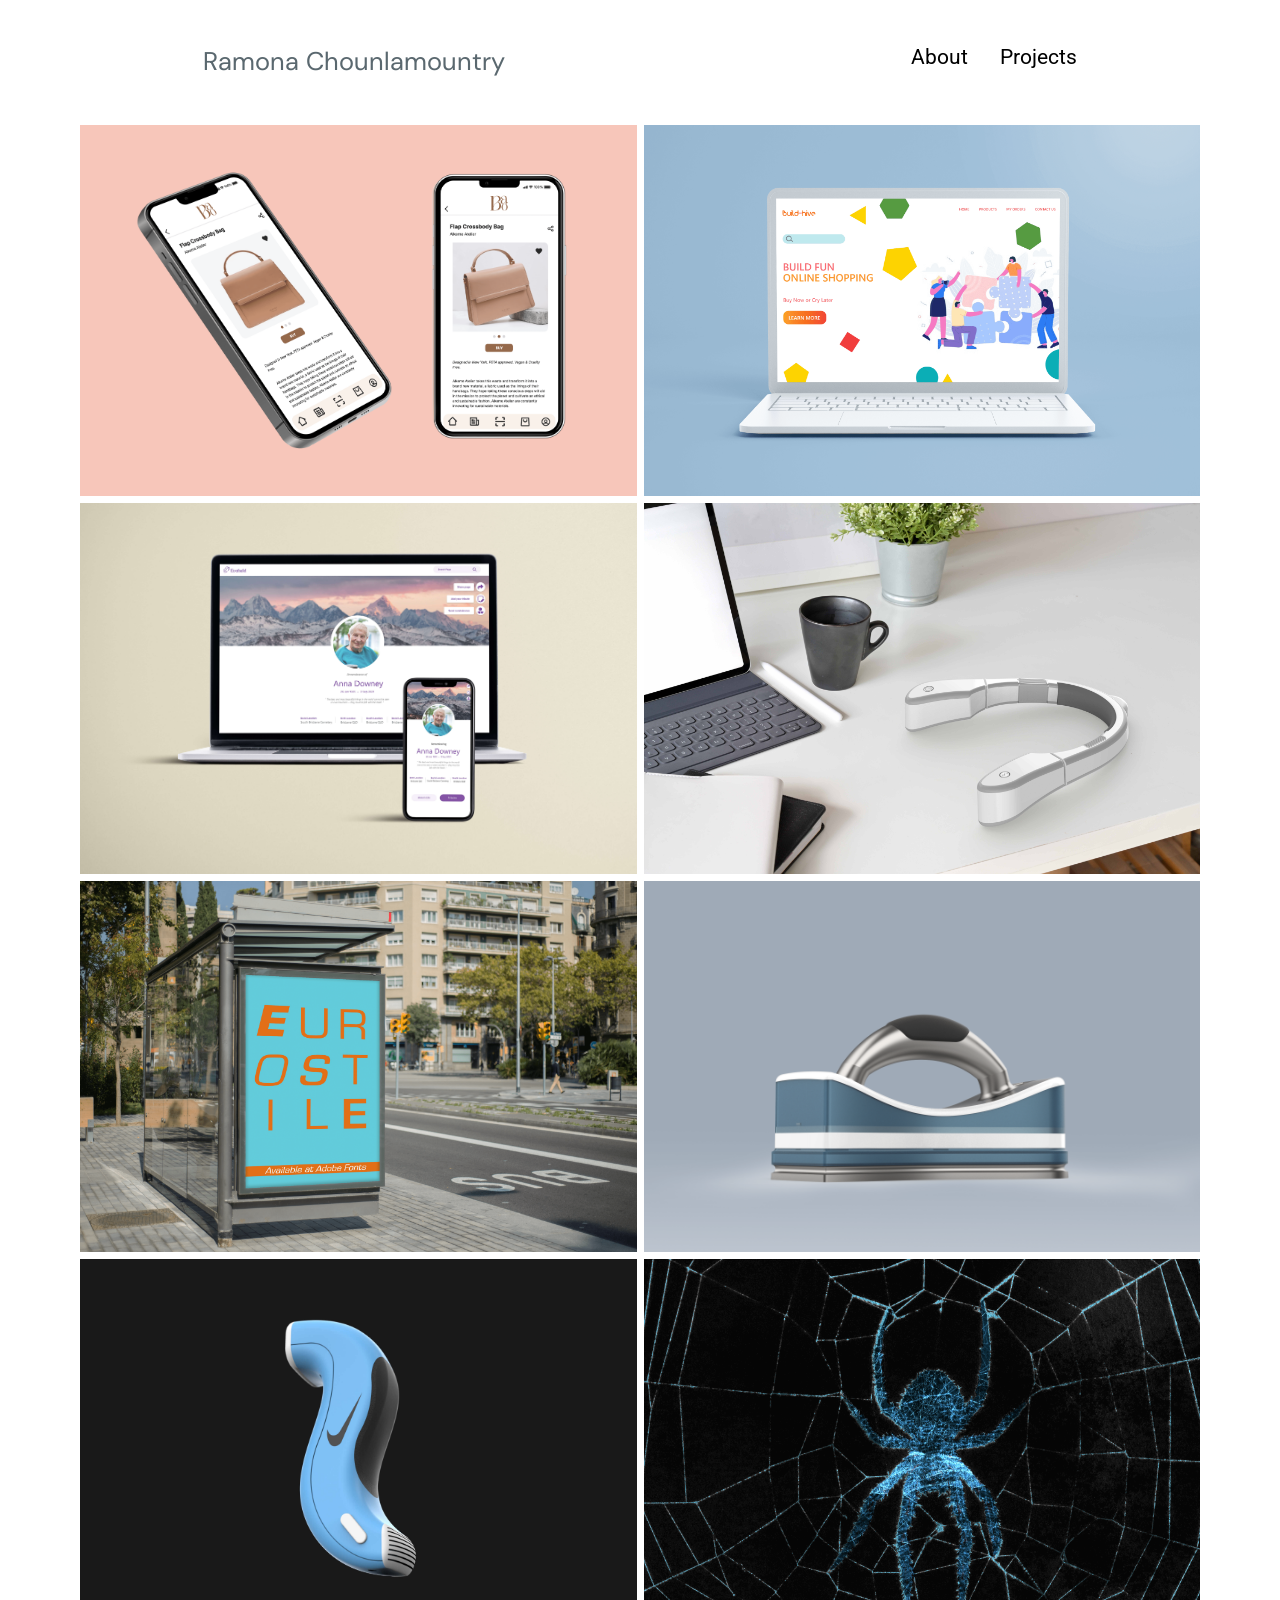
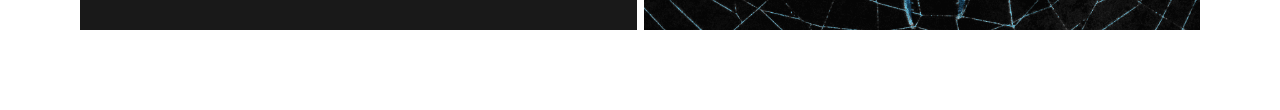
<file: index.html>
<!DOCTYPE html>
<html>

<head>
    <meta charset="utf-8">
    <meta name="description" content="My portfolio.">
    <meta name="viewport" content="width=device-width">
    <title>Ramona's Portfolio | 2023</title>
    <link rel="shortcut icon" type="image/x-icon" href="favicon.ico">
    <link rel="stylesheet" type="text/css" href="styles.css" />

    <script src="script.js"></script>


</head>

<body>
    <section id="projects">
        <!--   testing-->




        <nav id="desktop-nav">
            <div class="logo">Ramona Chounlamountry</div>
            <div>
                <ul class="nav-links">
                    <li><a href="about.html">About</a></li>
                    <li><a href="#projects">Projects</a></li>




                </ul>
            </div>
        </nav>

        <nav id="hamburger-nav">
            <div class="logo">Ramona Chounlamountry</div>
            <div class="hamburger-menu">
                <input id="menu__toggle" type="checkbox" />
                <label class="menu__btn" for="menu__toggle">
                    <span></span>
                </label>

                <ul class="menu__box">
                    <li><a class="menu__item" href="about.html">About</a></li>
                    <li><a class="menu__item" href="index.html">Projects</a></li>



                </ul>
            </div>
        </nav>


        <div class="grid-container">

            <div class="img-wrapper"> <a href="luxury-bag-app.html"><img class="blur" src="images/mockupluxury2.png">
                    <div class="content fade">Luxury Bag App</div>
                </a>

            </div>




            <div class="img-wrapper"><a href="buildhive-boardgame.html"><img class="blur" src="images/mockup1.png">
                    <div class="content fade">Build-Hive Boardgame</div>
                </a>

            </div>

            <div class="img-wrapper"><a href="evaheld-work.html"><img class="blur" src="images/evaheldmockup.jpg">
                    <div class="content fade">Evaheld Memorial Page</div>
                </a>

            </div>




            <div class="img-wrapper"><a href="conscious-wearable.html"><img class="blur" src="images/contextrender1.jpg">
                    <div class="content fade">Conscious Wearable</div>
                </a>

            </div>



            <div class="img-wrapper"><a href="typographystudy-eurostile.html"><img class="blur" src="images/bus2.png">
                    <div class="content fade">Typography Study</div>
                </a>

            </div>



            <div class="img-wrapper"> <a href="smart-steam-iron.html"><img class="blur" src="images/Smart%20Iron.114.png">
                    <div class="content fade">Smart Steam Iron</div>
                </a>

            </div>



            <div class="img-wrapper"><a href="nike-hairdryer.html"><img class="blur" src="images/Hairdryer.111.jpg">
                    <div class="content fade">Nike Hairdryer</div>
                </a>

            </div>

            <div class="img-wrapper"><a href="motiontitle-web-of-lies.html"><img class="blur" src="images/s2_1.png">
                    <div class="content fade">Motion Title - Web of Lies</div>
                </a>

            </div>


        </div>
    </section>
</body>

</html>
</file>
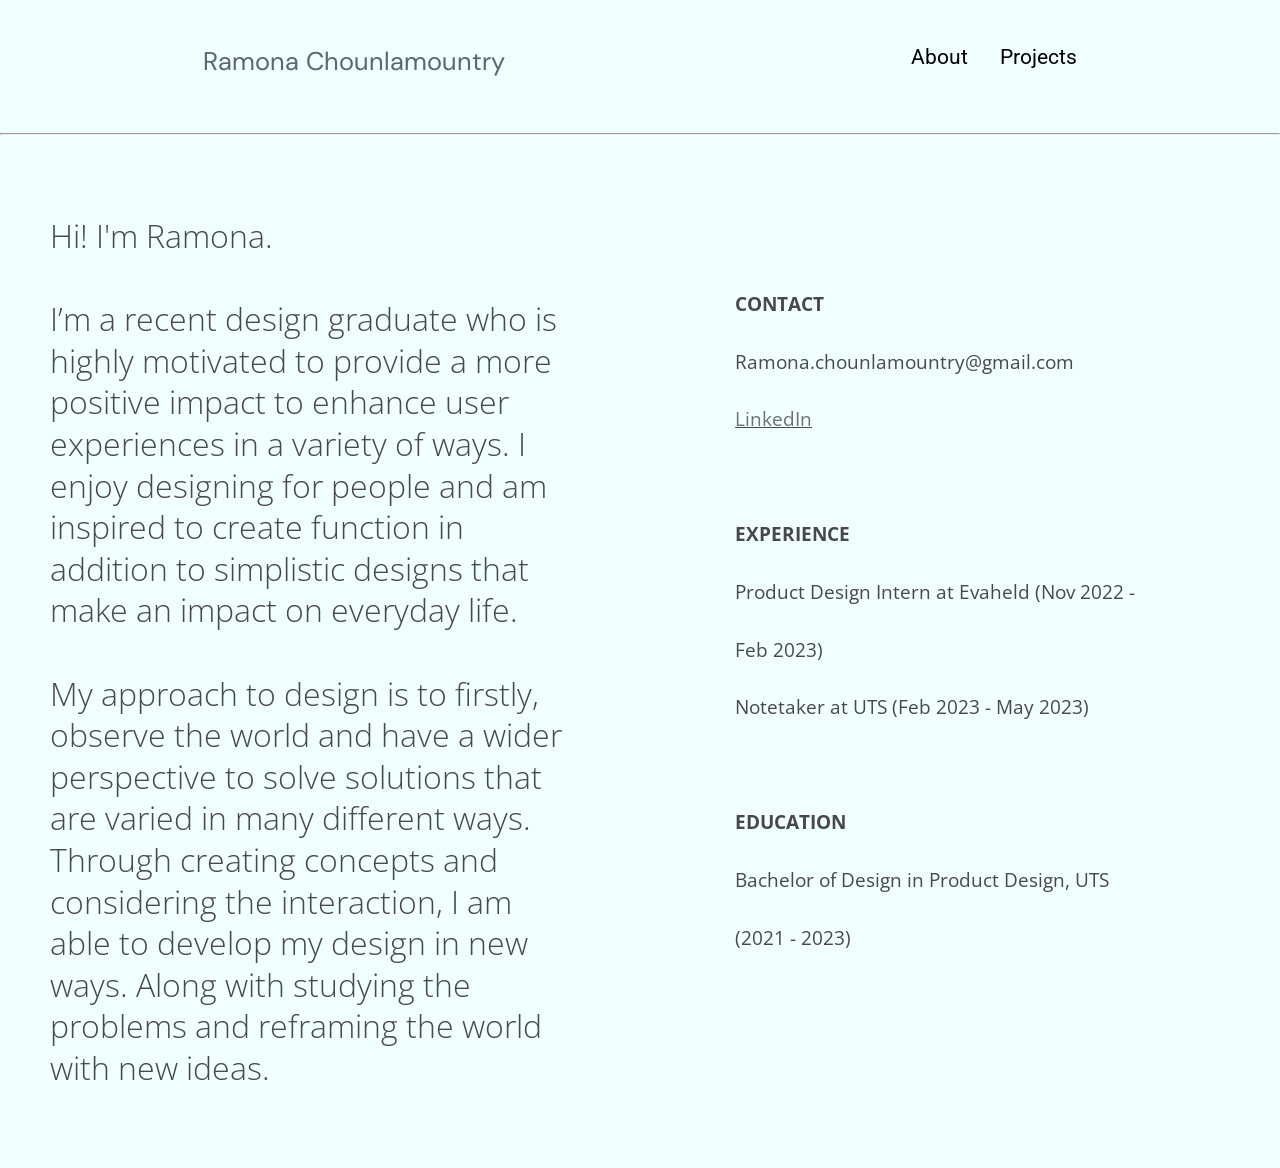
<file: about.html>
<!DOCTYPE html>
<html>

<head>
    <meta charset="utf-8">
    <meta name="description" content="My portfolio.">
    <meta name="viewport" content="width=device-width">
    <title>Ramona's Portfolio | 2023</title>
    <link rel="shortcut icon" type="image/x-icon" href="favicon.ico">

    <link rel="stylesheet" type="text/css" href="styles.css" />

    <script src="script.js"></script>


</head>


<body>
    <section id="about">
        <nav id="desktop-nav">
            <div class="logo">Ramona Chounlamountry</div>
            <div>
                <ul class="nav-links">
                    <li><a href="about.html">About</a></li>
                    <li><a href="index.html">Projects</a></li>


                </ul>
            </div>
        </nav>

        <nav id="hamburger-nav">
            <div class="logo">Ramona Chounlamountry</div>
            <div class="hamburger-menu">
                <input id="menu__toggle" type="checkbox" />
                <label class="menu__btn" for="menu__toggle">
                    <span></span>
                </label>

                <ul class="menu__box">
                    <li><a class="menu__item" href="about.html">About</a></li>
                    <li><a class="menu__item" href="index.html">Projects</a></li>

                </ul>
            </div>
        </nav>


        <br><br><br><br>
        <hr>

        <div class="aboutgrid">


            <div class="about-contained">

                <h1>Hi! I'm Ramona. <br><br>I’m a recent design graduate who is highly motivated to provide a more positive impact to enhance user experiences in a variety of ways. I enjoy designing for people and am inspired to create function in addition to simplistic designs that make an impact on everyday life.
                    <br><br>My approach to design is to firstly, observe the world and have a wider perspective to solve solutions that are varied in many different ways. Through creating concepts and considering the interaction, I am able to develop my design in new ways. Along with studying the problems and reframing the world with new ideas.
                </h1>
            </div>

            <div class="about-contained">

                <p><b>CONTACT</b><br>Ramona.chounlamountry@gmail.com<br>
                    <u><a href="https://www.linkedin.com/in/ramona-chounlamountry-1665a0266">LinkedIn</a></u>
                    <br><br>
                    <b>EXPERIENCE</b><br>Product Design Intern at Evaheld (Nov 2022 - Feb 2023)<br>Notetaker at UTS (Feb 2023 - May 2023)<br><br>
                    <b>EDUCATION</b><br>Bachelor of Design in Product Design, UTS (2021 - 2023)<br><br>
                </p>

            </div>
        </div>
    </section>
</body>


</html>
</file>
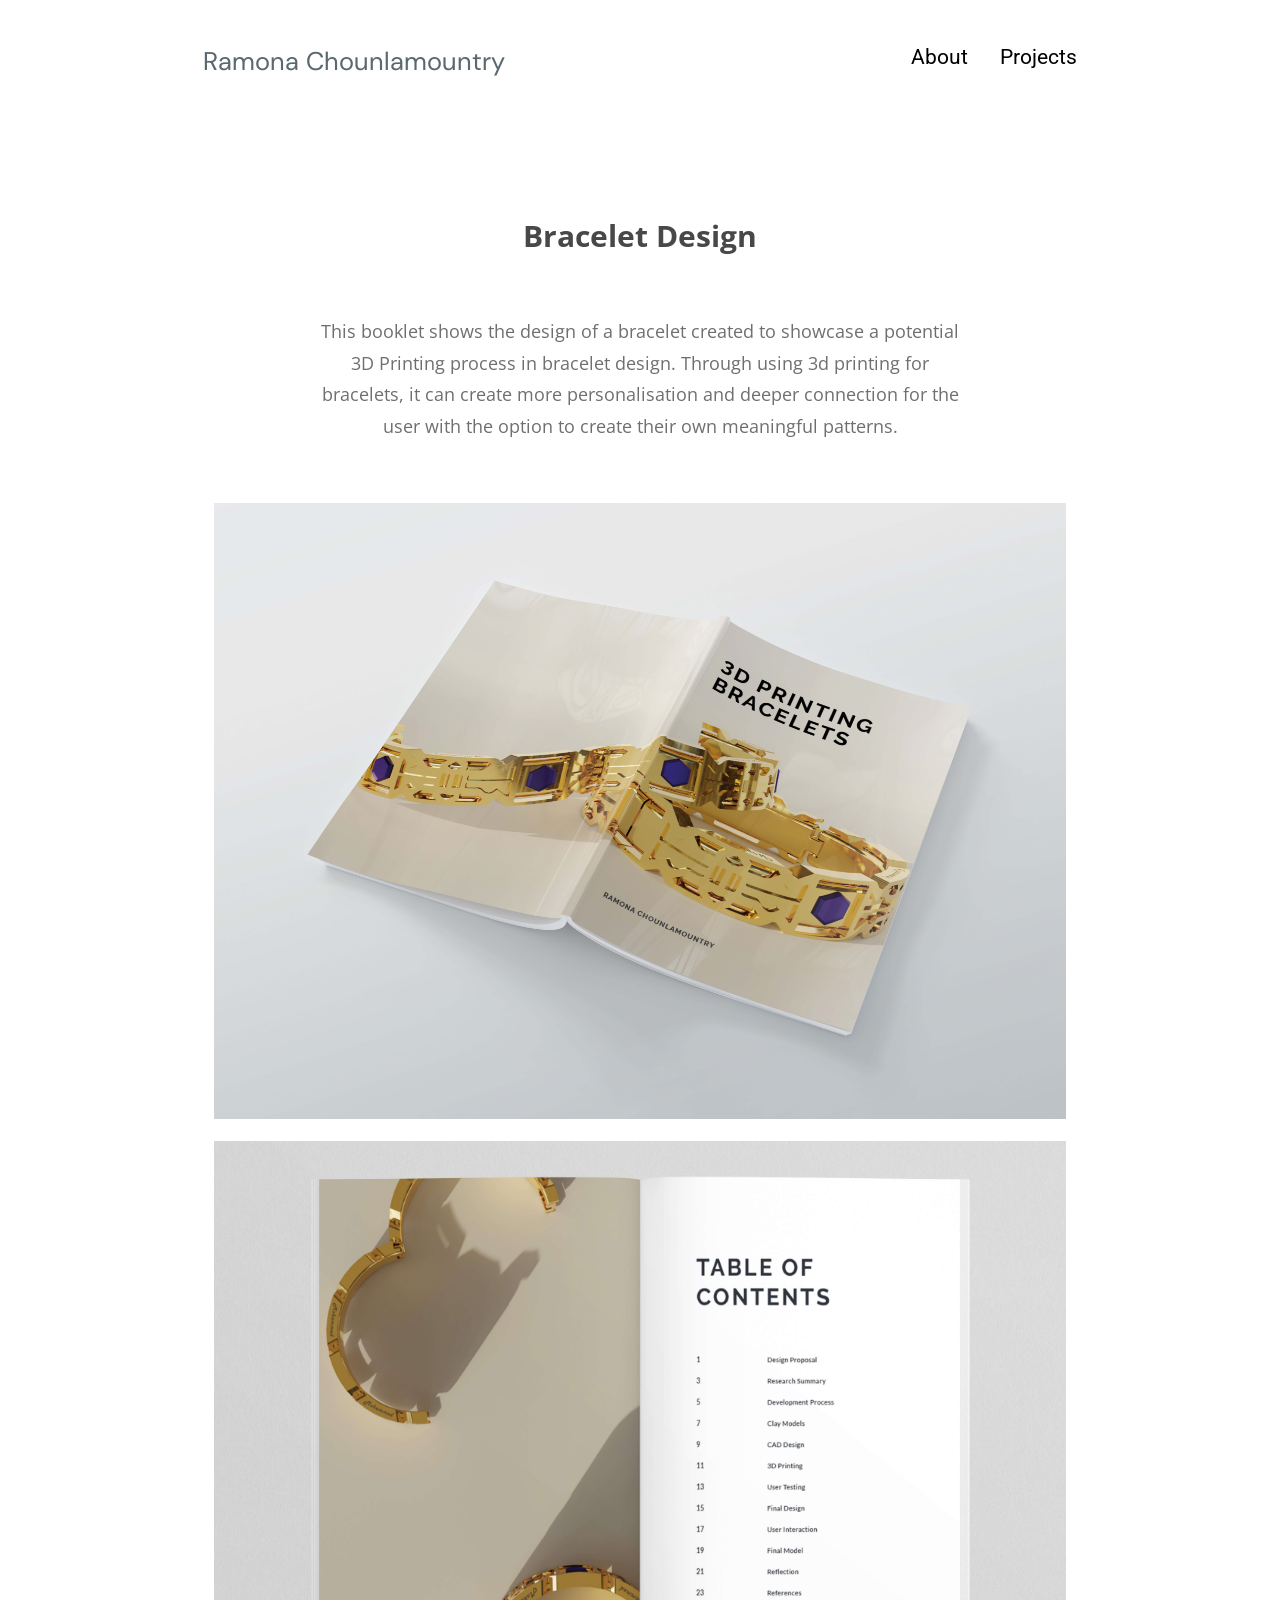
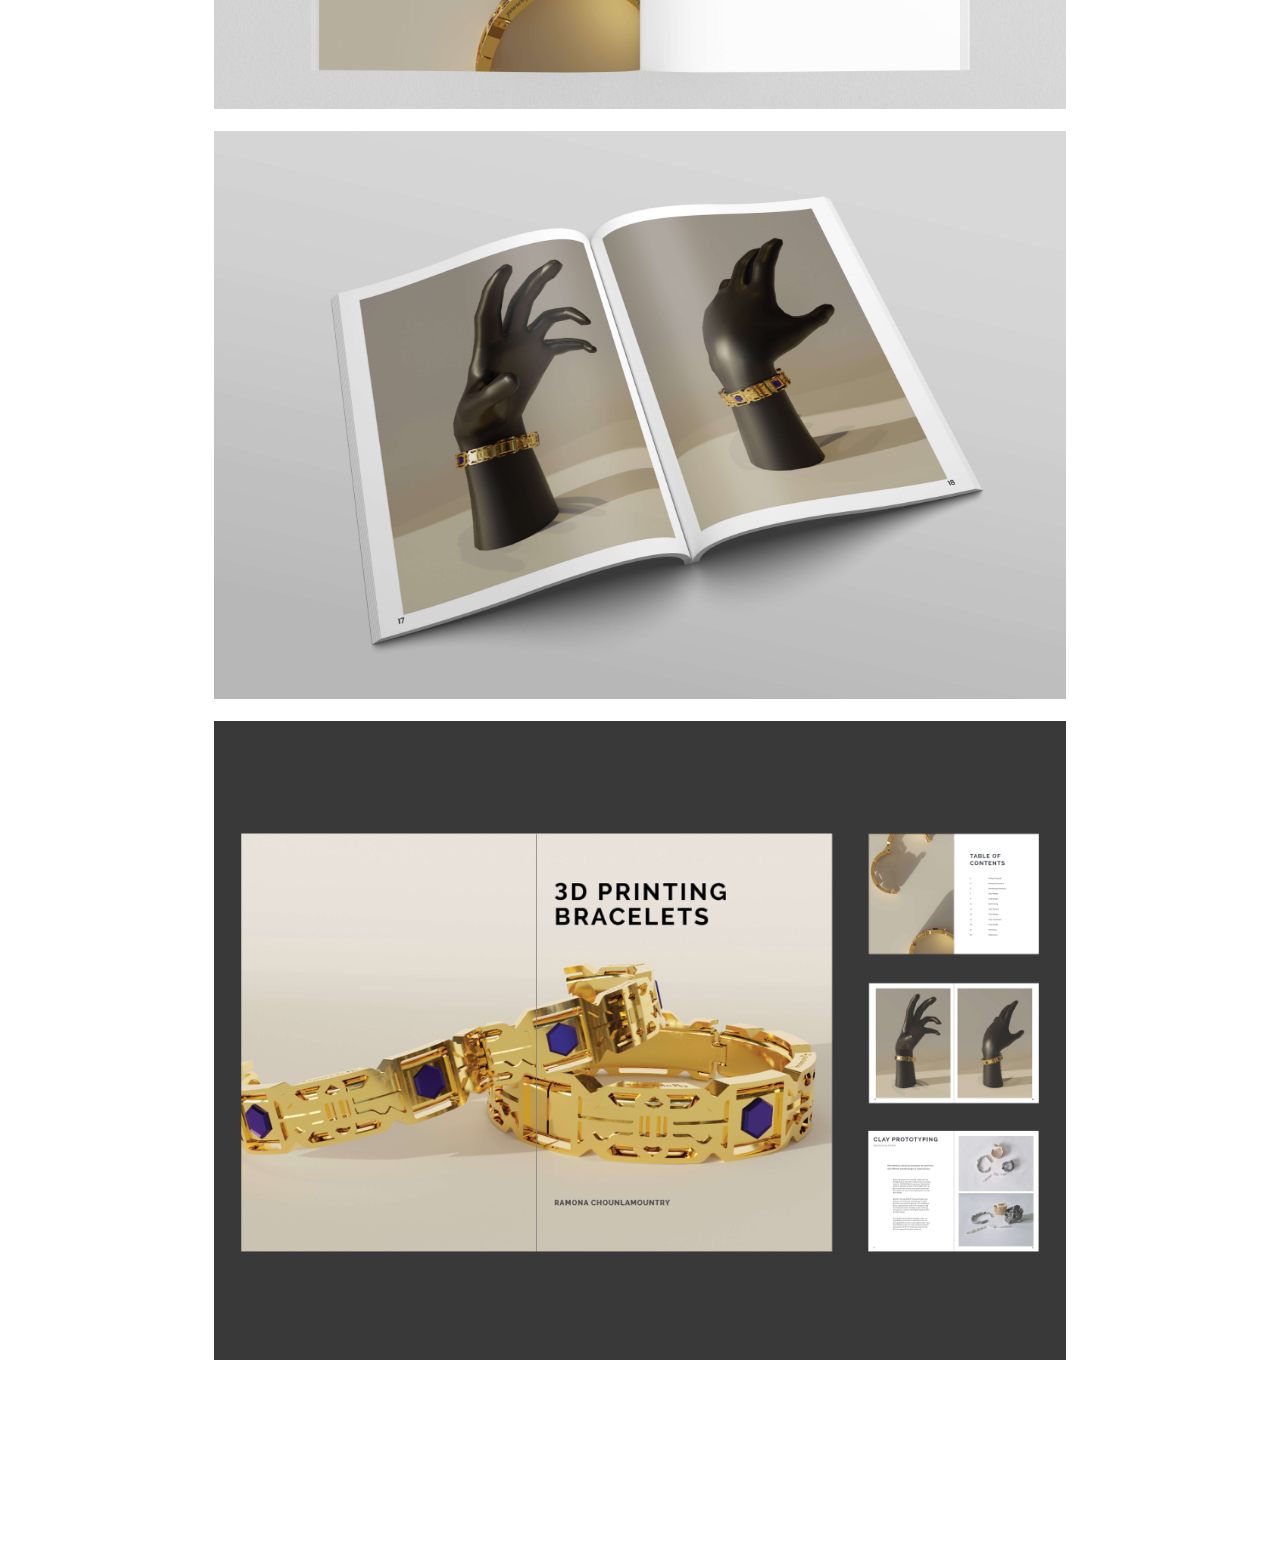
<file: bracelet.html>
<!DOCTYPE html>
<html>

<head>
    <meta charset="utf-8">
    <meta name="description" content="My portfolio.">
    <meta name="viewport" content="width=device-width">
    <title>Ramona's Portfolio | 2023</title>
    <link rel="shortcut icon" type="image/x-icon" href="favicon.ico">

    <link rel="stylesheet" type="text/css" href="styles.css" />

    <script src="script.js"></script>


</head>

<body>
    <nav id="desktop-nav">
        <div class="logo">Ramona Chounlamountry</div>
        <div>
            <ul class="nav-links">
                <li><a href="about.html">About</a></li>
                <li><a href="index.html">Projects</a></li>


            </ul>
        </div>
    </nav>

    <nav id="hamburger-nav">
        <div class="logo">Ramona Chounlamountry</div>
        <div class="hamburger-menu">
            <input id="menu__toggle" type="checkbox" />
            <label class="menu__btn" for="menu__toggle">
                <span></span>
            </label>

            <ul class="menu__box">
                <li><a class="menu__item" href="about.html">About</a></li>
                <li><a class="menu__item" href="index.html">Projects</a></li>

            </ul>
        </div>
    </nav>

    <div class="head2">
        <h1>Bracelet Design</h1>
        <p>This booklet shows the design of a bracelet created to showcase a potential 3D Printing process in bracelet design. Through using 3d printing for bracelets, it can create more personalisation and deeper connection for the user with the option to create their own meaningful patterns.</p>

        <img src="images/braceletmockupcover.jpg"><br>
        <img src="images/braceletclay.jpg"><br>
        <img src="images/braceletonhandpages.jpg"><br>
        <img src="images/bracelet1.jpg"><br>
    </div>

</body>

</html>
</file>
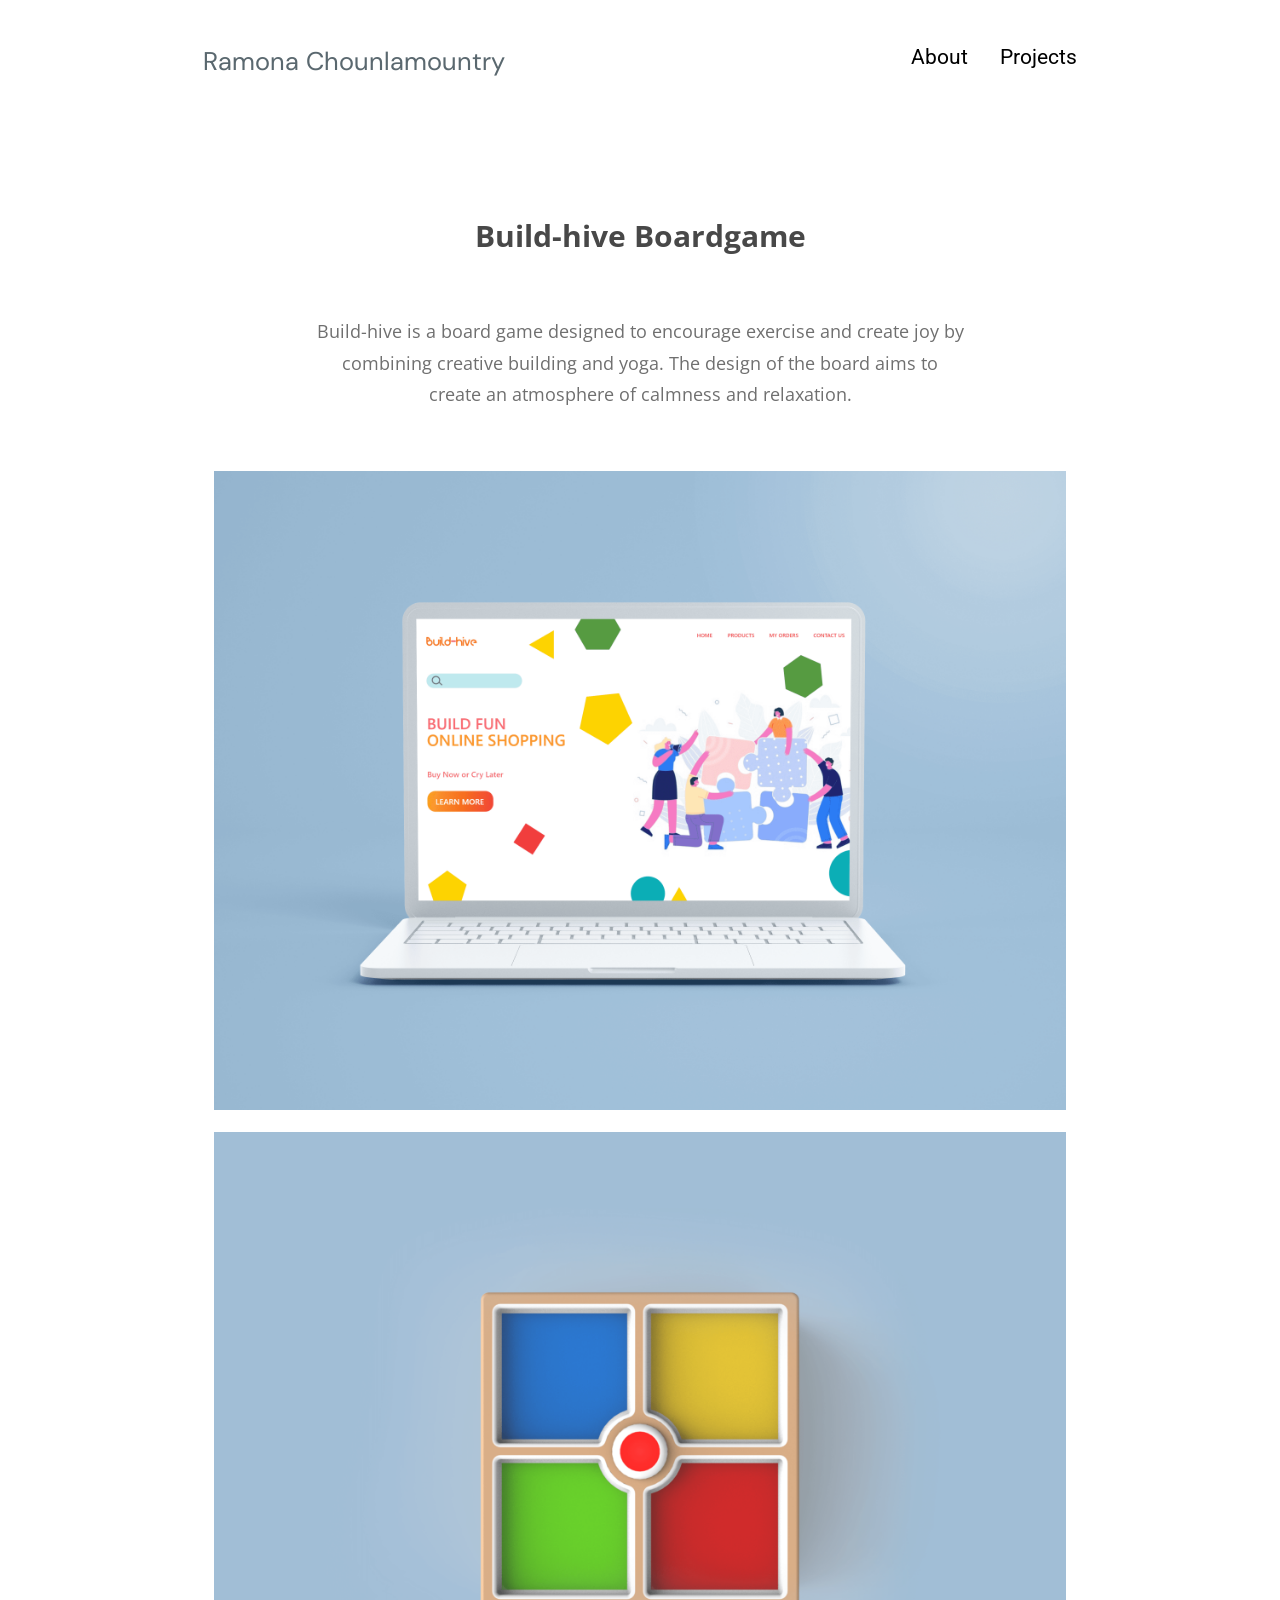
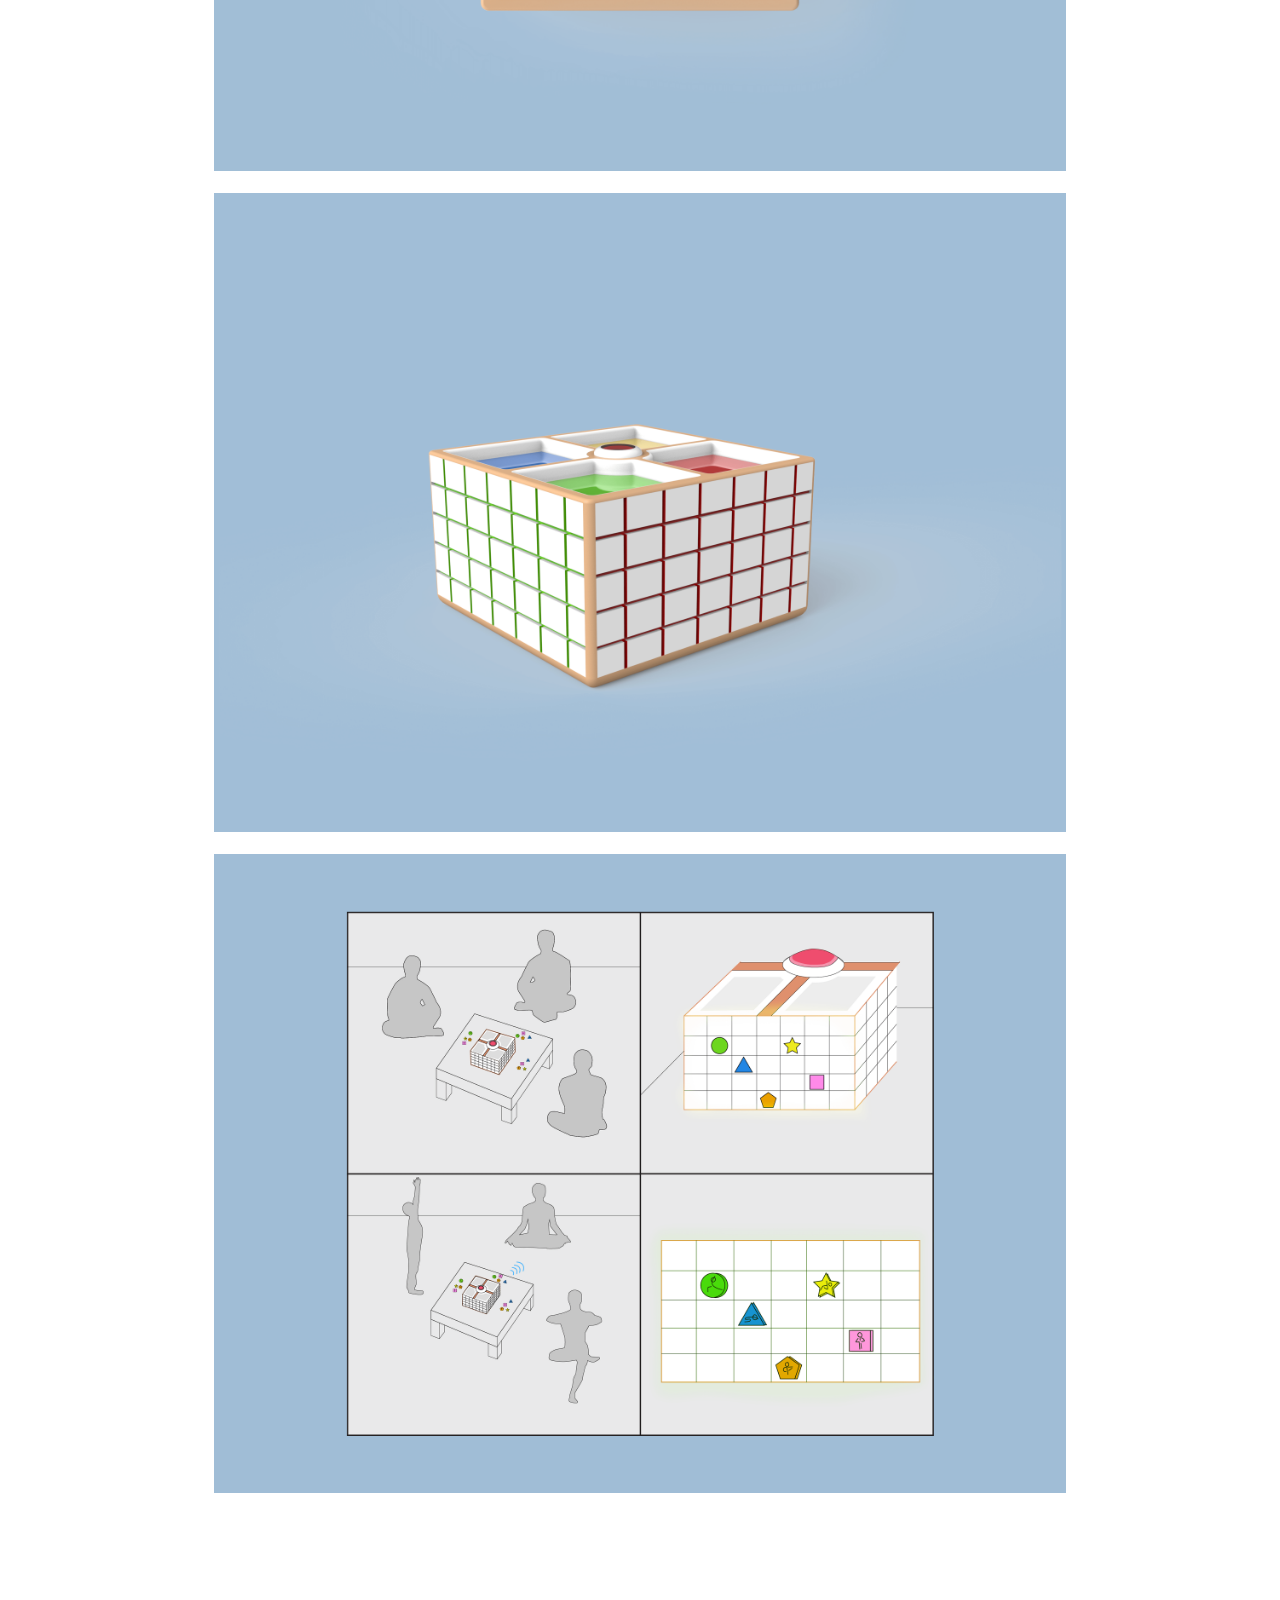
<file: buildhive-boardgame.html>
<!DOCTYPE html>
<html>

<head>
    <meta charset="utf-8">
    <meta name="description" content="My portfolio.">
    <meta name="viewport" content="width=device-width">
    <title>Ramona's Portfolio | 2023</title>
    <link rel="shortcut icon" type="image/x-icon" href="favicon.ico">

    <link rel="stylesheet" type="text/css" href="styles.css" />

    <script src="script.js"></script>


</head>

<body>
    <nav id="desktop-nav">
        <div class="logo">Ramona Chounlamountry</div>
        <div>
            <ul class="nav-links">
                <li><a href="about.html">About</a></li>
                <li><a href="index.html">Projects</a></li>


            </ul>
        </div>
    </nav>

    <nav id="hamburger-nav">
        <div class="logo">Ramona Chounlamountry</div>
        <div class="hamburger-menu">
            <input id="menu__toggle" type="checkbox" />
            <label class="menu__btn" for="menu__toggle">
                <span></span>
            </label>

            <ul class="menu__box">
                <li><a class="menu__item" href="about.html">About</a></li>
                <li><a class="menu__item" href="index.html">Projects</a></li>

            </ul>
        </div>
    </nav>

    <div class="head2">
        <h1>Build-hive Boardgame</h1>
        <p>Build-hive is a board game designed to encourage exercise and create joy by combining creative building and yoga. The design of the board aims to create an atmosphere of calmness and relaxation.</p>
        <img src="images/mockup1.png"><br>
        <img src="images/mockup4.png"><br>
        <img src="images/mockup2.png"><br>
        <img src="images/mockup3.png">
    </div>

</body>

</html>
</file>
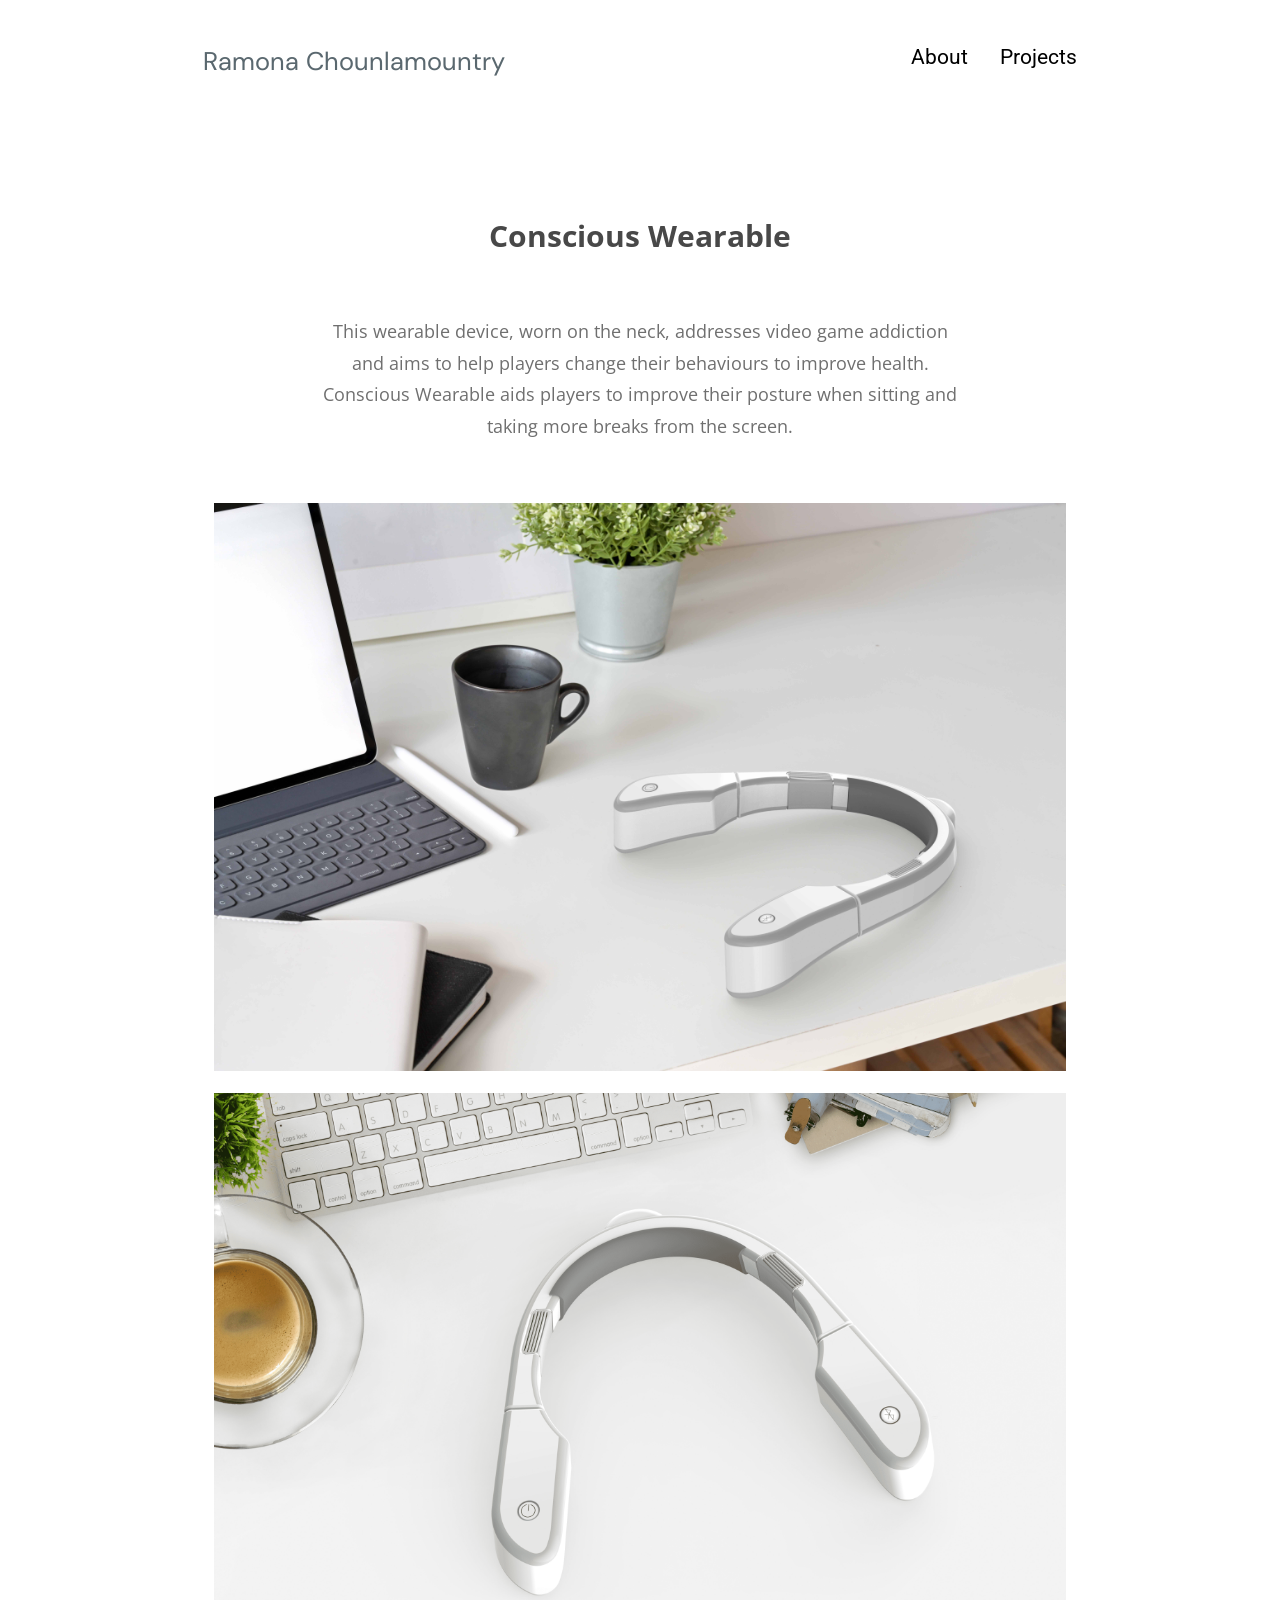
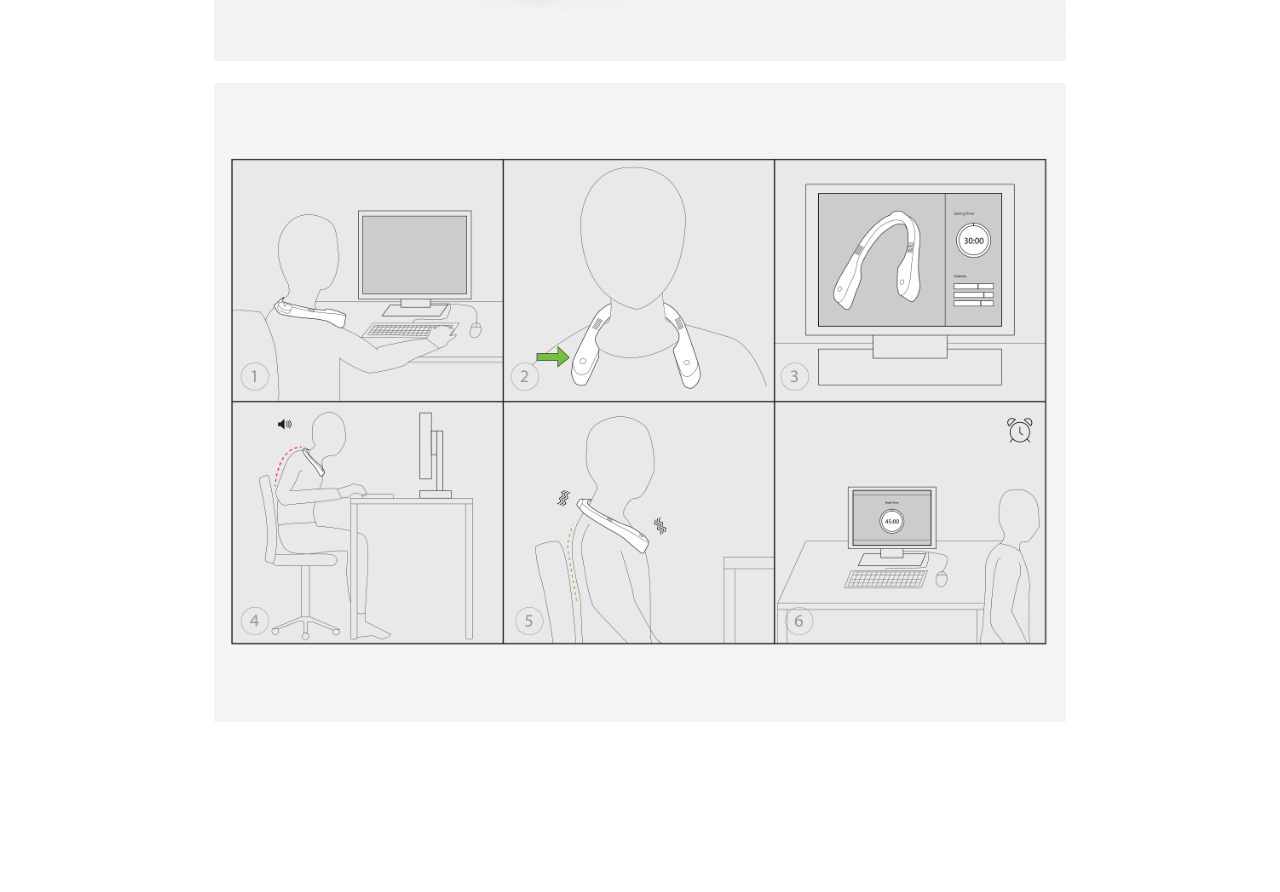
<file: conscious-wearable.html>
<!DOCTYPE html>
<html>

<head>
    <meta charset="utf-8">
    <meta name="description" content="My portfolio.">
    <meta name="viewport" content="width=device-width">
    <title>Ramona's Portfolio | 2023</title>
    <link rel="shortcut icon" type="image/x-icon" href="favicon.ico">

    <link rel="stylesheet" type="text/css" href="styles.css" />

    <script src="script.js"></script>


</head>

<body>
    <nav id="desktop-nav">
        <div class="logo">Ramona Chounlamountry</div>
        <div>
            <ul class="nav-links">
                <li><a href="about.html">About</a></li>
                <li><a href="index.html">Projects</a></li>


            </ul>
        </div>
    </nav>

    <nav id="hamburger-nav">
        <div class="logo">Ramona Chounlamountry</div>
        <div class="hamburger-menu">
            <input id="menu__toggle" type="checkbox" />
            <label class="menu__btn" for="menu__toggle">
                <span></span>
            </label>

            <ul class="menu__box">
                <li><a class="menu__item" href="about.html">About</a></li>
                <li><a class="menu__item" href="index.html">Projects</a></li>

            </ul>
        </div>
    </nav>

    <div class="head2">
        <h1>Conscious Wearable</h1>
        <p>This wearable device, worn on the neck, addresses video game addiction and aims to help players change their behaviours to improve health. Conscious Wearable aids players to improve their posture when sitting and taking more breaks from the screen.</p>
        <img src="images/contextrender1.jpg"><br>
        <img src="images/contextrender2.png"><br>
        <img src="images/consciousillustration.png">

    </div>

</body>

</html>
</file>
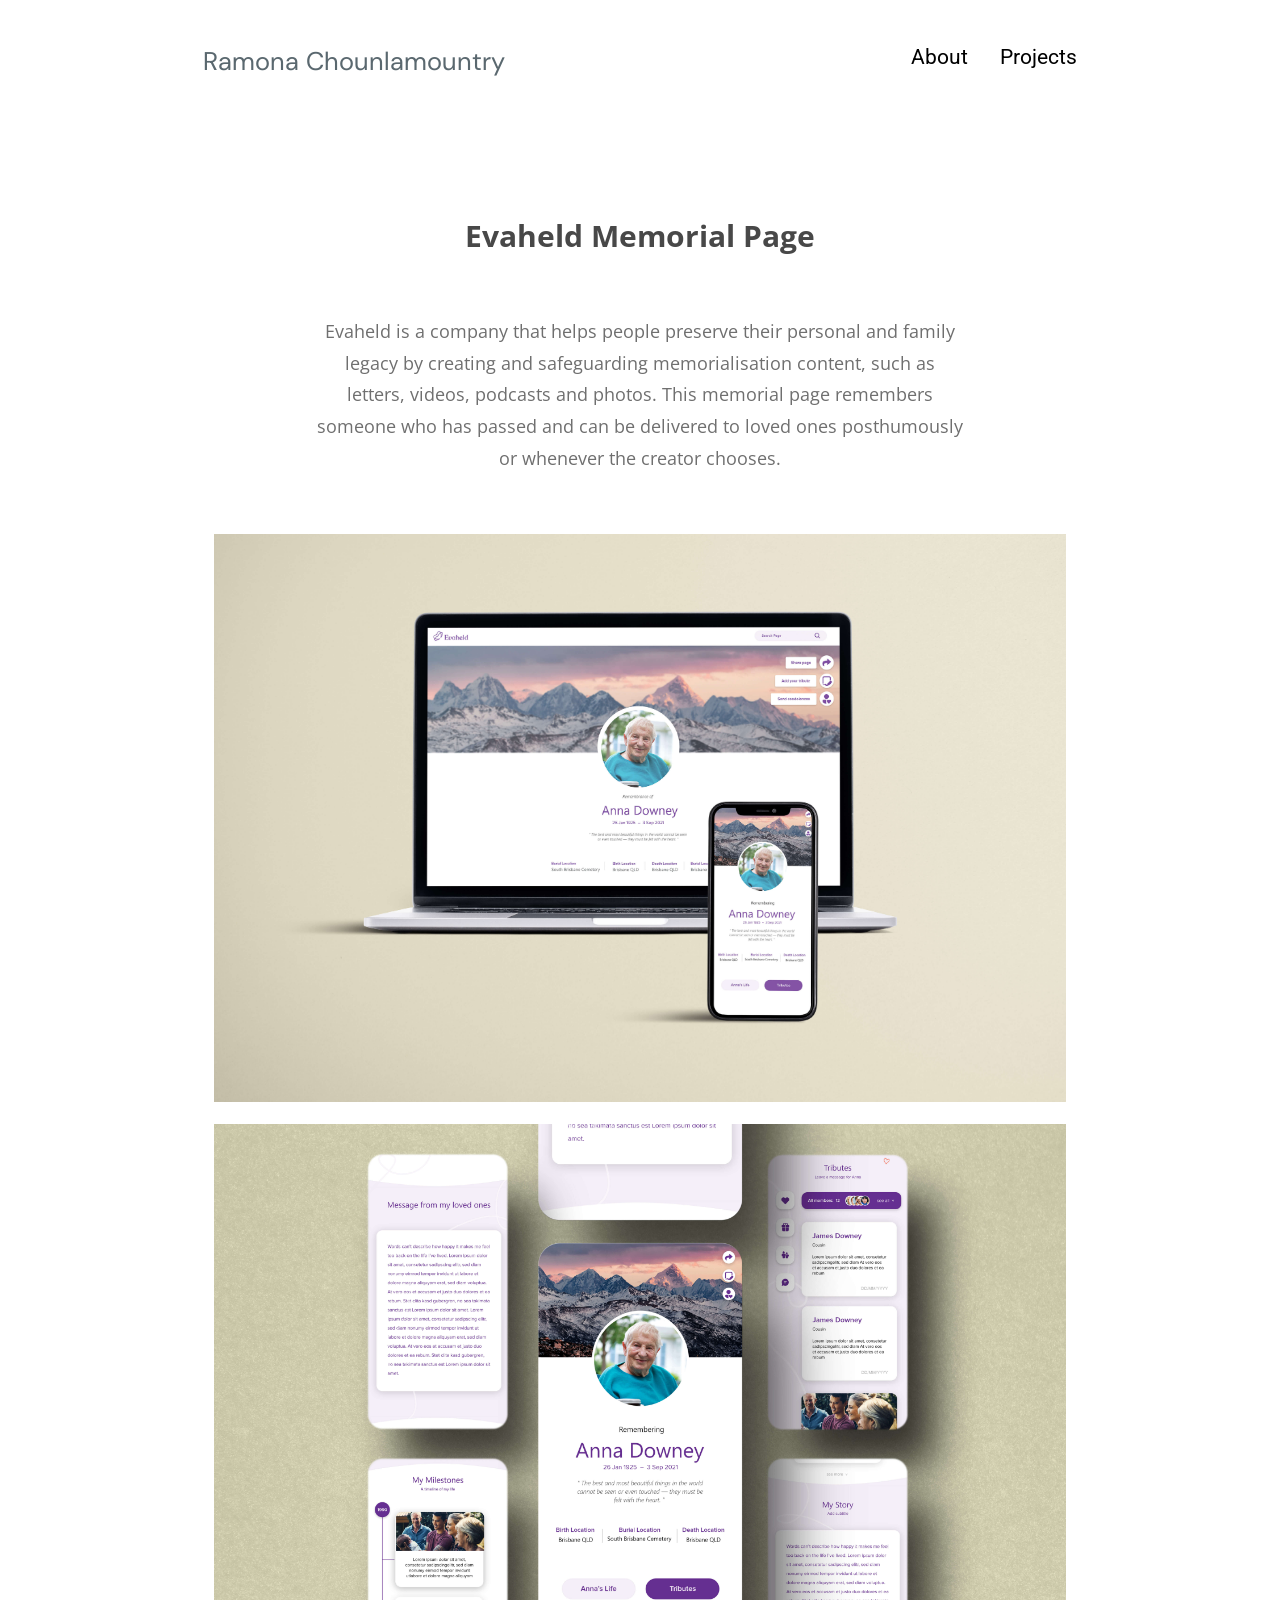
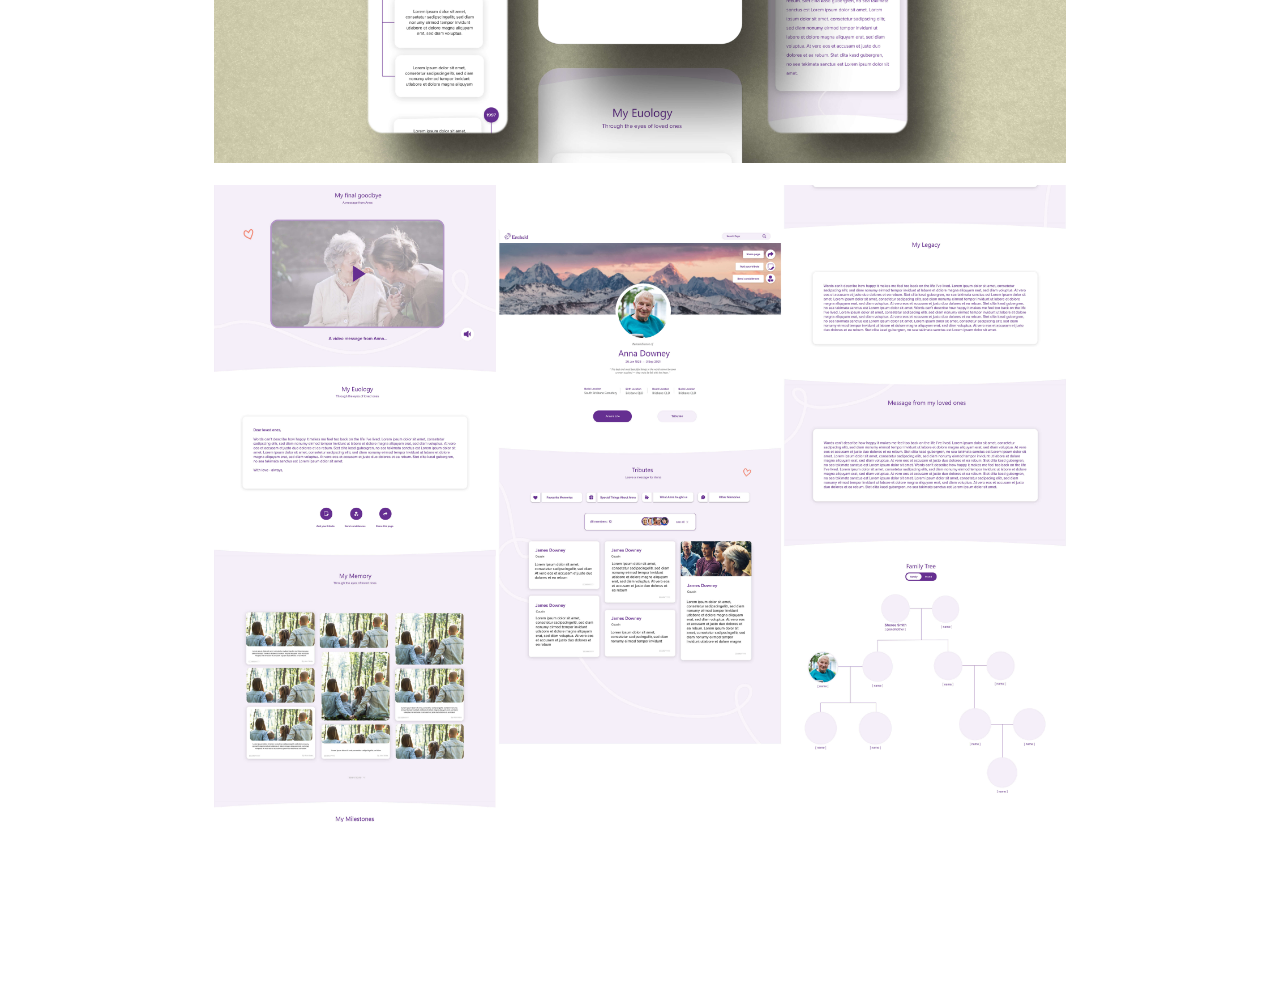
<file: evaheld-work.html>
<!DOCTYPE html>
<html>

<head>
    <meta charset="utf-8">
    <meta name="description" content="My portfolio.">
    <meta name="viewport" content="width=device-width">
    <title>Ramona's Portfolio | 2023</title>
    <link rel="shortcut icon" type="image/x-icon" href="favicon.ico">

    <link rel="stylesheet" type="text/css" href="styles.css" />

    <script src="script.js"></script>


</head>

<body>
    <nav id="desktop-nav">
        <div class="logo">Ramona Chounlamountry</div>
        <div>
            <ul class="nav-links">
                <li><a href="about.html">About</a></li>
                <li><a href="index.html">Projects</a></li>


            </ul>
        </div>
    </nav>

    <nav id="hamburger-nav">
        <div class="logo">Ramona Chounlamountry</div>
        <div class="hamburger-menu">
            <input id="menu__toggle" type="checkbox" />
            <label class="menu__btn" for="menu__toggle">
                <span></span>
            </label>

            <ul class="menu__box">
                <li><a class="menu__item" href="about.html">About</a></li>
                <li><a class="menu__item" href="index.html">Projects</a></li>

            </ul>
        </div>
    </nav>

    <div class="head2">
        <h1>Evaheld Memorial Page</h1>
        <p>Evaheld is a company that helps people preserve their personal and family legacy by creating and safeguarding memorialisation content, such as letters, videos, podcasts and photos. This memorial page remembers someone who has passed and can be delivered to loved ones posthumously or whenever the creator chooses.</p>
        <img src="images/evaheldmockup.jpg"><br>
        <img src="images/evaheldphonemockup.jpg"><br>
        <img src="images/evaheldweb2.jpg">

    </div>

</body>

</html>
</file>
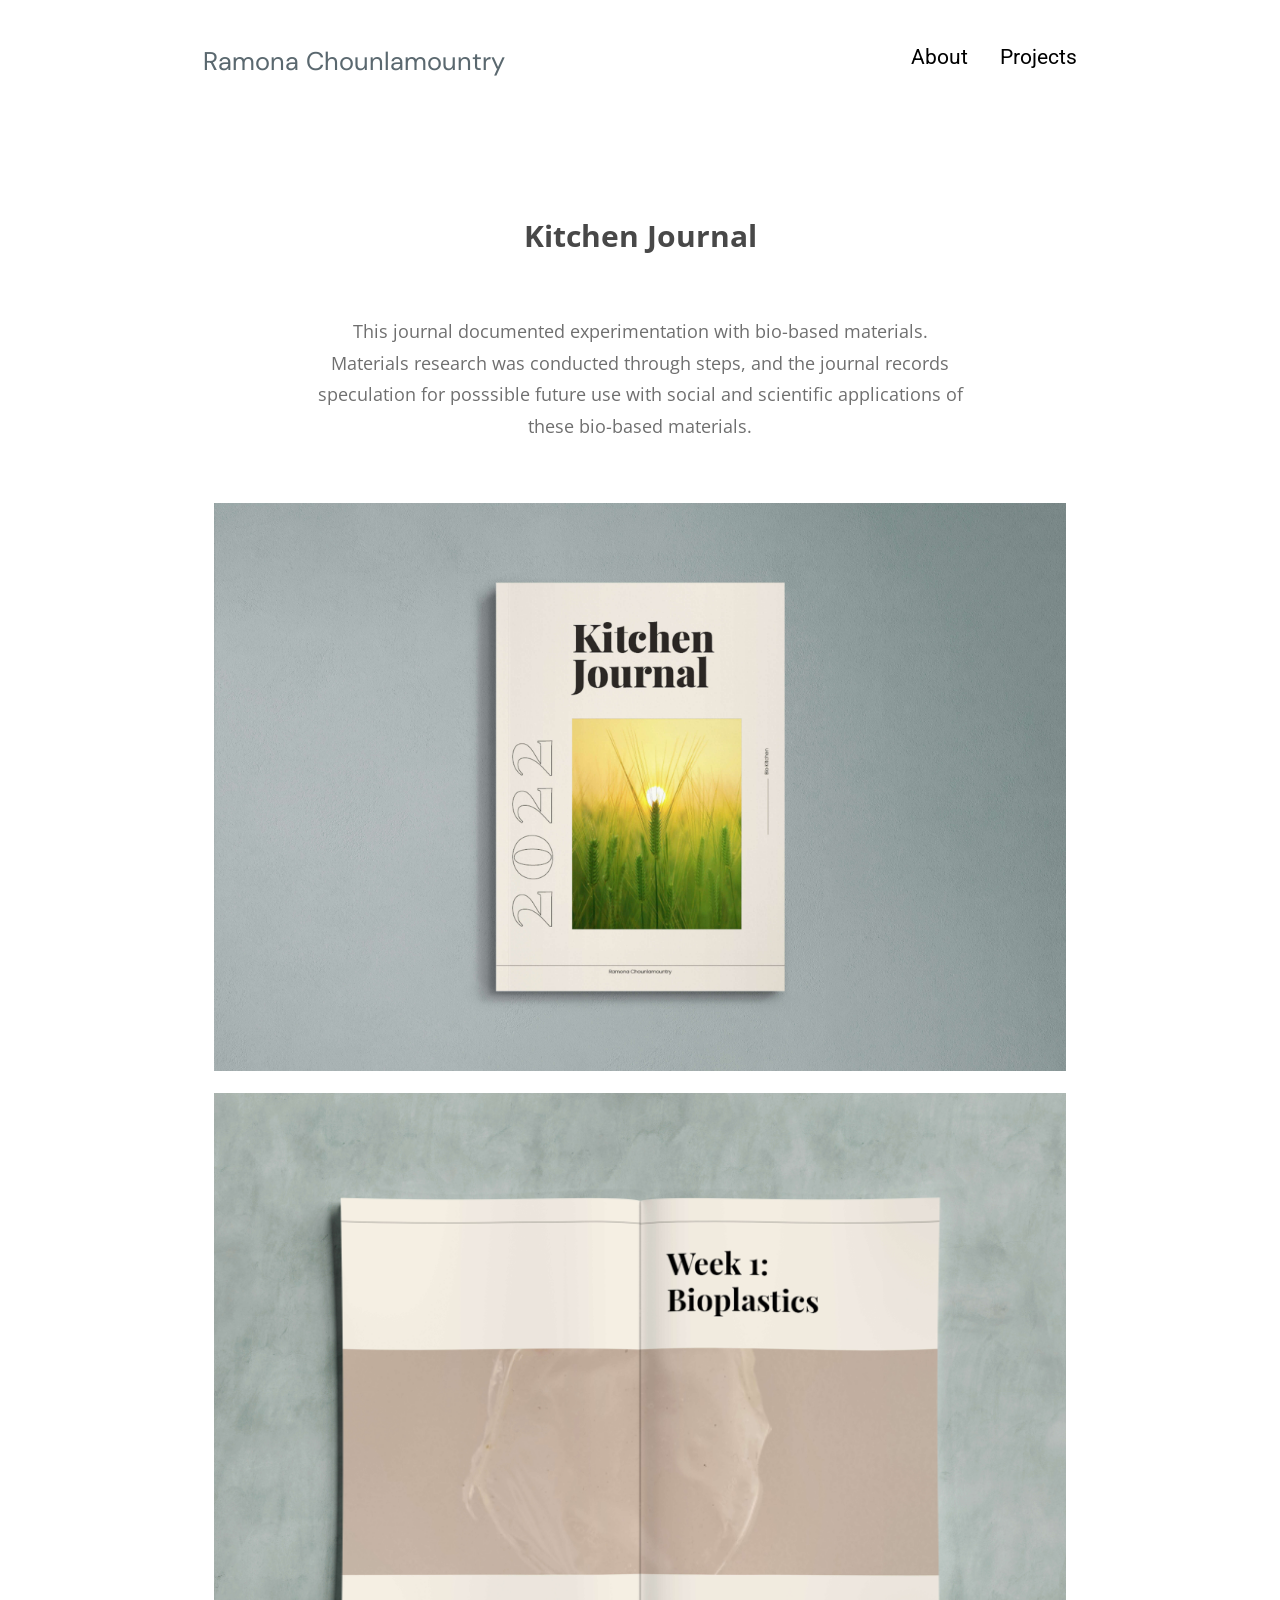
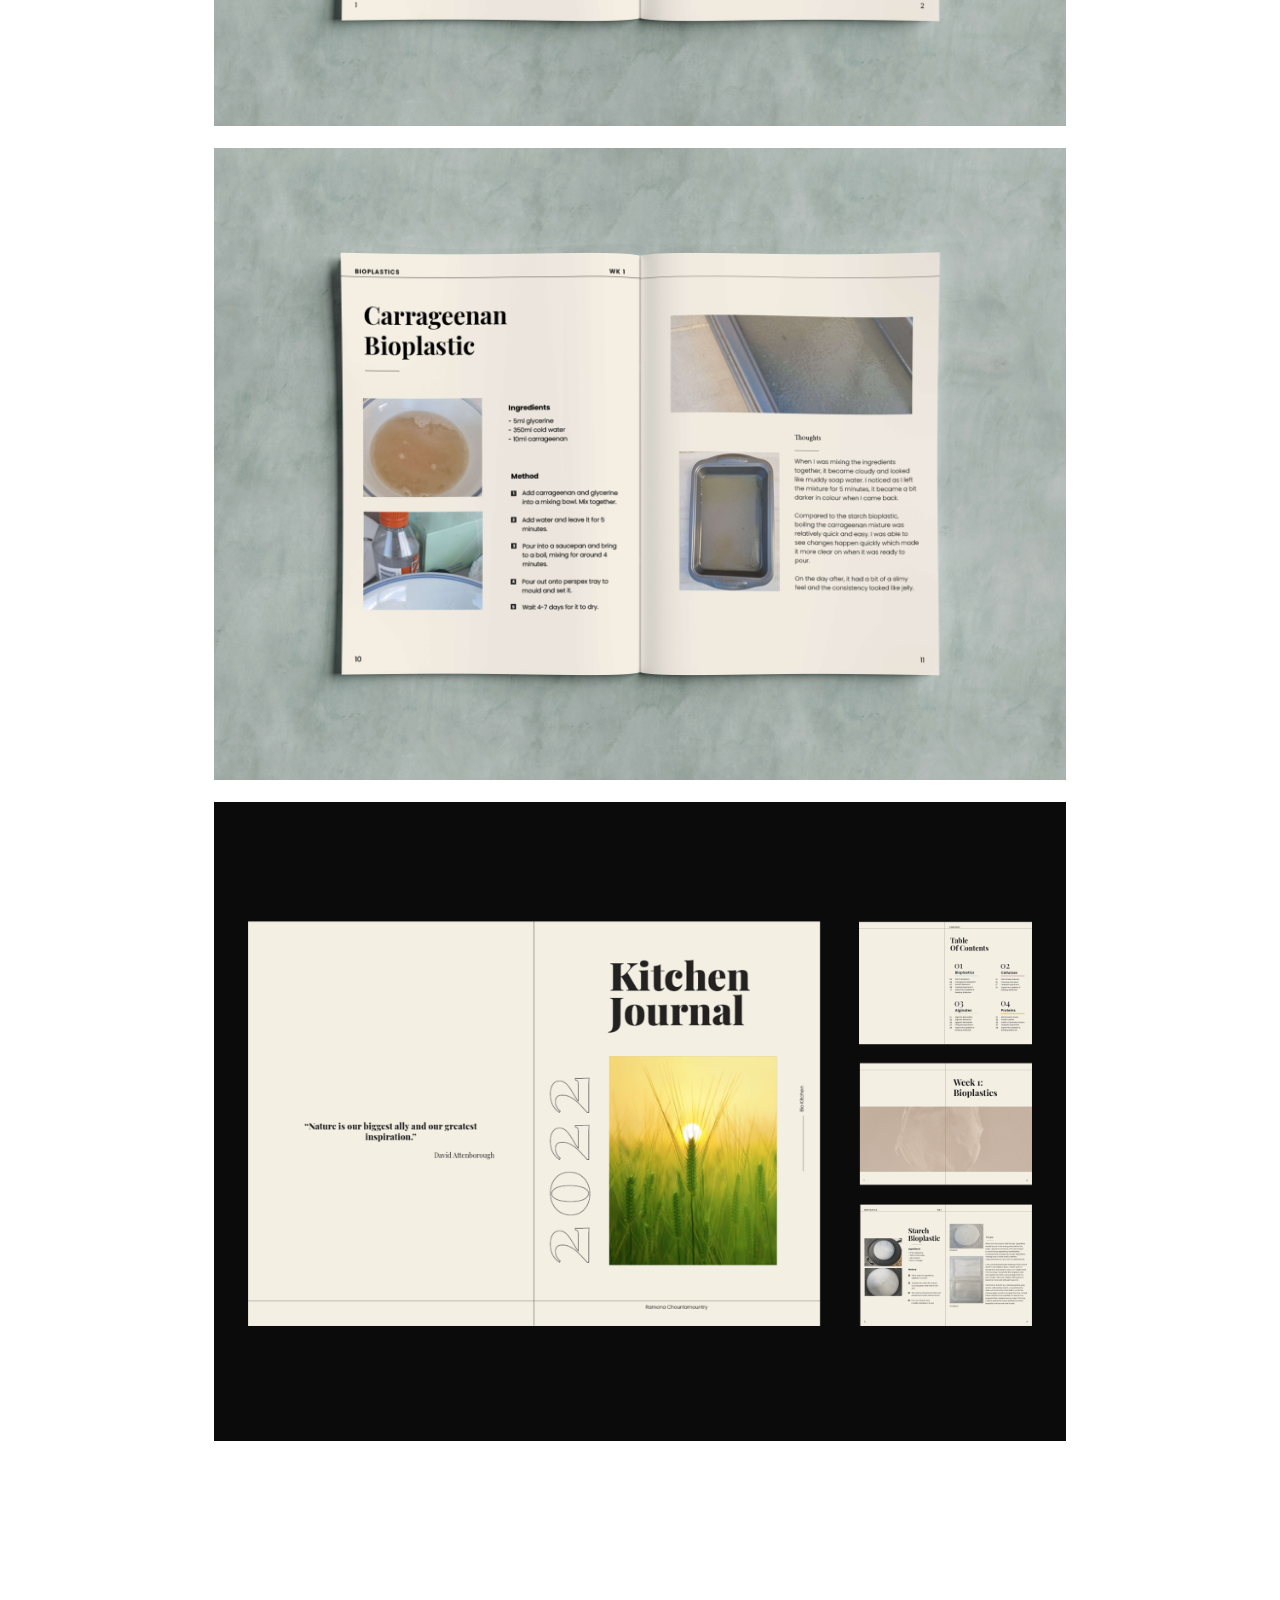
<file: kitchen-journal.html>
<!DOCTYPE html>
<html>

<head>
    <meta charset="utf-8">
    <meta name="description" content="My portfolio.">
    <meta name="viewport" content="width=device-width">
    <title>Ramona's Portfolio | 2023</title>
    <link rel="shortcut icon" type="image/x-icon" href="favicon.ico">

    <link rel="stylesheet" type="text/css" href="styles.css" />

    <script src="script.js"></script>


</head>

<body>
    <nav id="desktop-nav">
        <div class="logo">Ramona Chounlamountry</div>
        <div>
            <ul class="nav-links">
                <li><a href="about.html">About</a></li>
                <li><a href="index.html">Projects</a></li>


            </ul>
        </div>
    </nav>

    <nav id="hamburger-nav">
        <div class="logo">Ramona Chounlamountry</div>
        <div class="hamburger-menu">
            <input id="menu__toggle" type="checkbox" />
            <label class="menu__btn" for="menu__toggle">
                <span></span>
            </label>

            <ul class="menu__box">
                <li><a class="menu__item" href="about.html">About</a></li>
                <li><a class="menu__item" href="index.html">Projects</a></li>

            </ul>
        </div>
    </nav>

    <div class="head2">
        <h1>Kitchen Journal</h1>
        <p>This journal documented experimentation with bio-based materials. Materials research was conducted through steps, and the journal records speculation for posssible future use with social and scientific applications of these bio-based materials. </p>
        <img src="images/journalmockup.jpg"><br>
        <img src="images/biokitchenbioplastic2.jpg"><br>
        <img src="images/biokitchenbioplastic.jpg"><br>
        <img src="images/journal2.png"><br>
    </div>

</body>

</html>
</file>
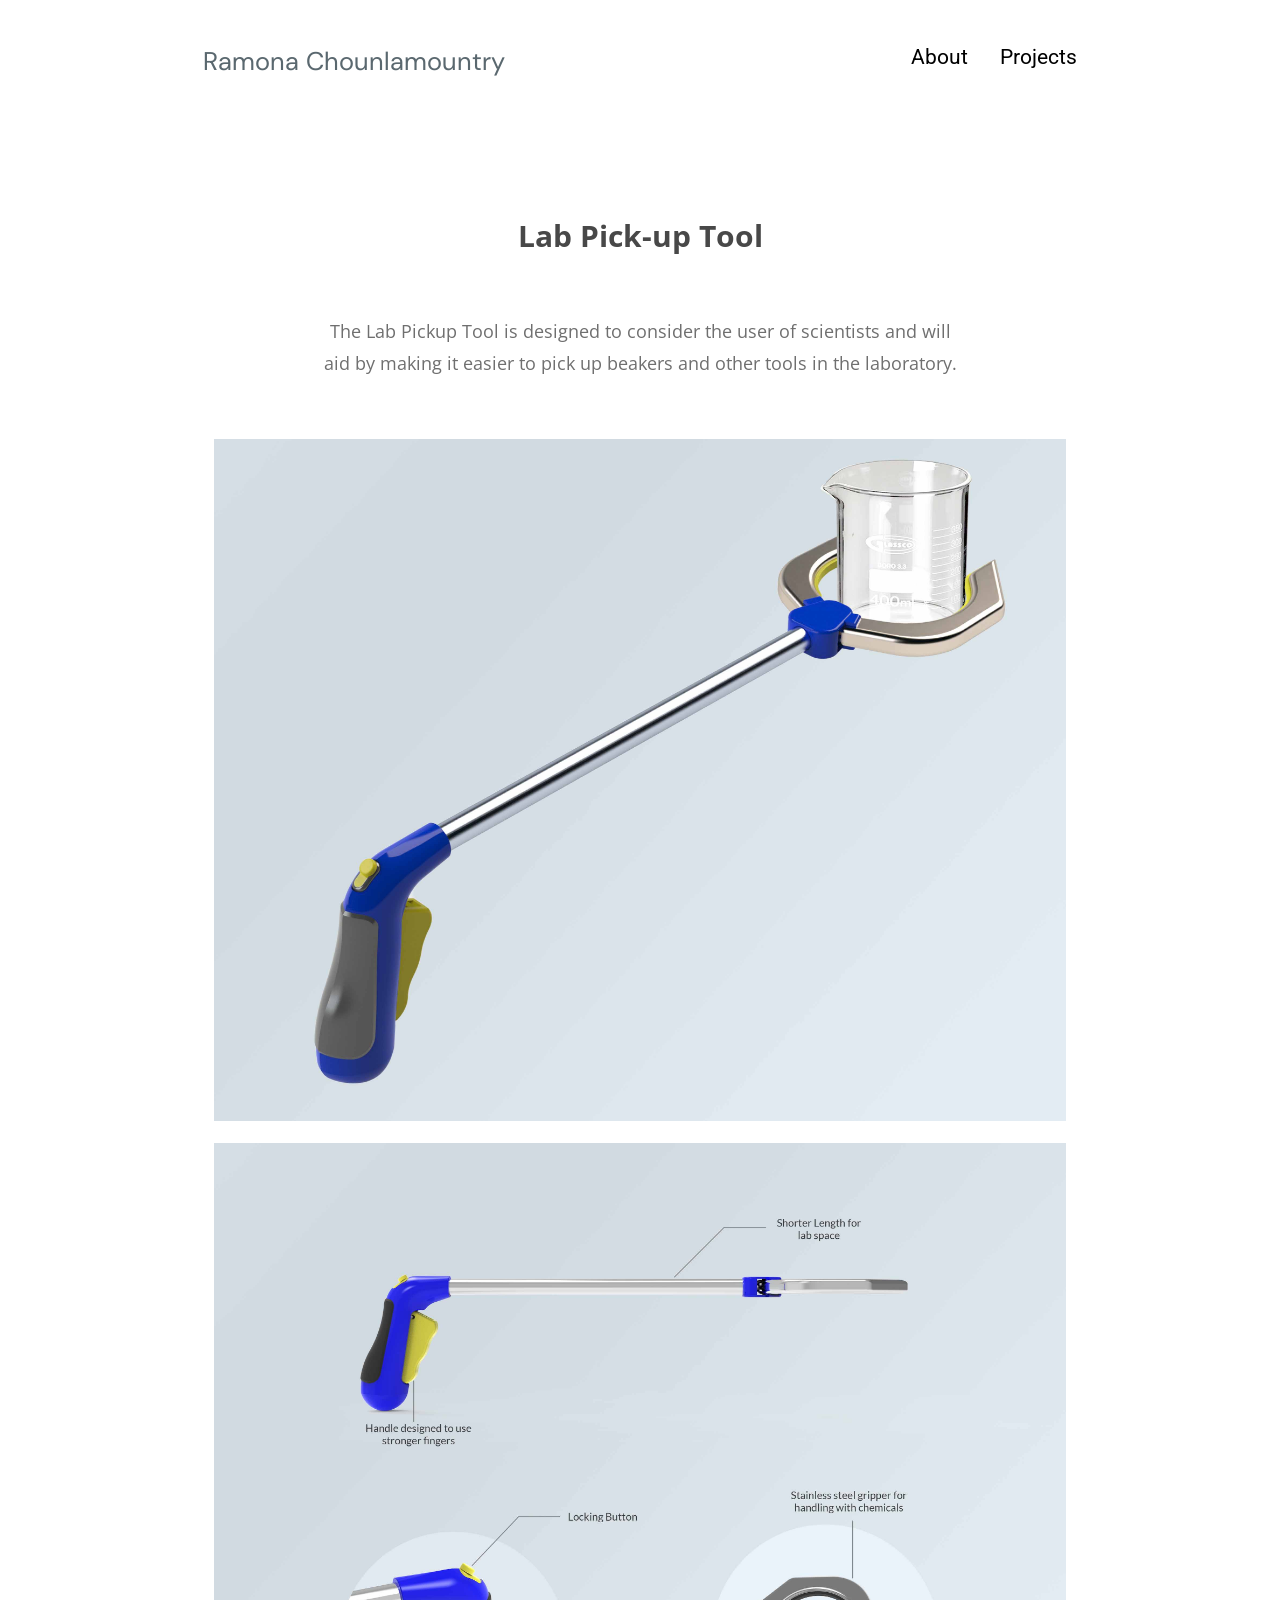
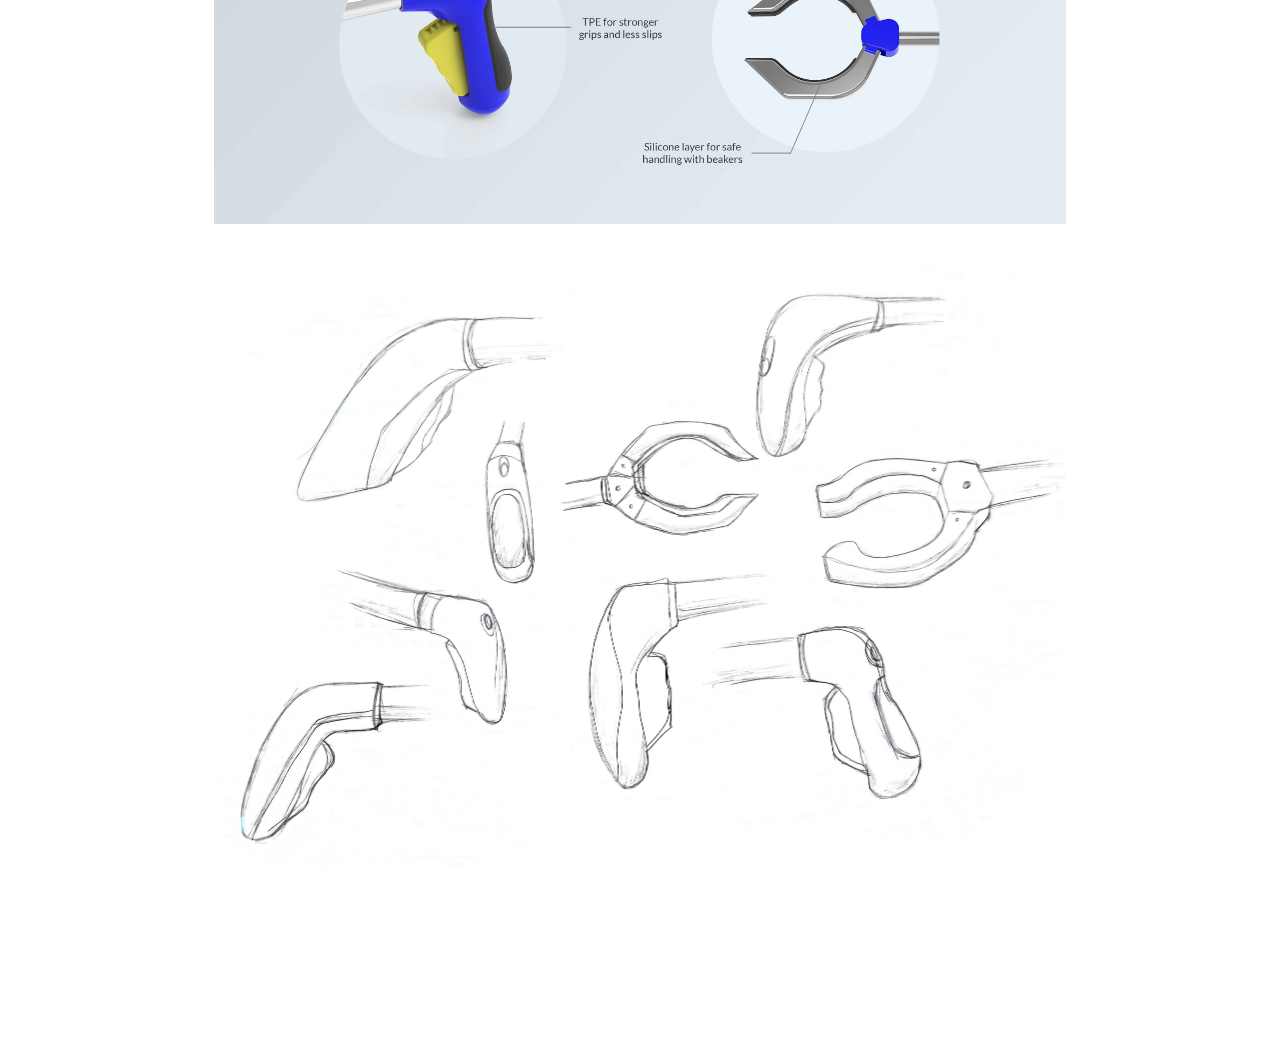
<file: lab-pickup-tool.html>
<!DOCTYPE html>
<html>

<head>
    <meta charset="utf-8">
    <meta name="description" content="My portfolio.">
    <meta name="viewport" content="width=device-width">
    <title>Ramona's Portfolio | 2023</title>
    <link rel="shortcut icon" type="image/x-icon" href="favicon.ico">

    <link rel="stylesheet" type="text/css" href="styles.css" />

    <script src="script.js"></script>


</head>

<body>
    <nav id="desktop-nav">
        <div class="logo">Ramona Chounlamountry</div>
        <div>
            <ul class="nav-links">
                <li><a href="about.html">About</a></li>
                <li><a href="index.html">Projects</a></li>


            </ul>
        </div>
    </nav>

    <nav id="hamburger-nav">
        <div class="logo">Ramona Chounlamountry</div>
        <div class="hamburger-menu">
            <input id="menu__toggle" type="checkbox" />
            <label class="menu__btn" for="menu__toggle">
                <span></span>
            </label>

            <ul class="menu__box">
                <li><a class="menu__item" href="about.html">About</a></li>
                <li><a class="menu__item" href="index.html">Projects</a></li>

            </ul>
        </div>
    </nav>

    <div class="head2">
        <h1>Lab Pick-up Tool</h1>
        <p>The Lab Pickup Tool is designed to consider the user of scientists and will aid by making it easier to pick up beakers and other tools in the laboratory.</p>
        <img src="images/pickupshot.jpg"><br>
        <img src="images/pickup2.jpg"><br>
        <img src="images/sketchespickup.png">

    </div>

</body>

</html>
</file>
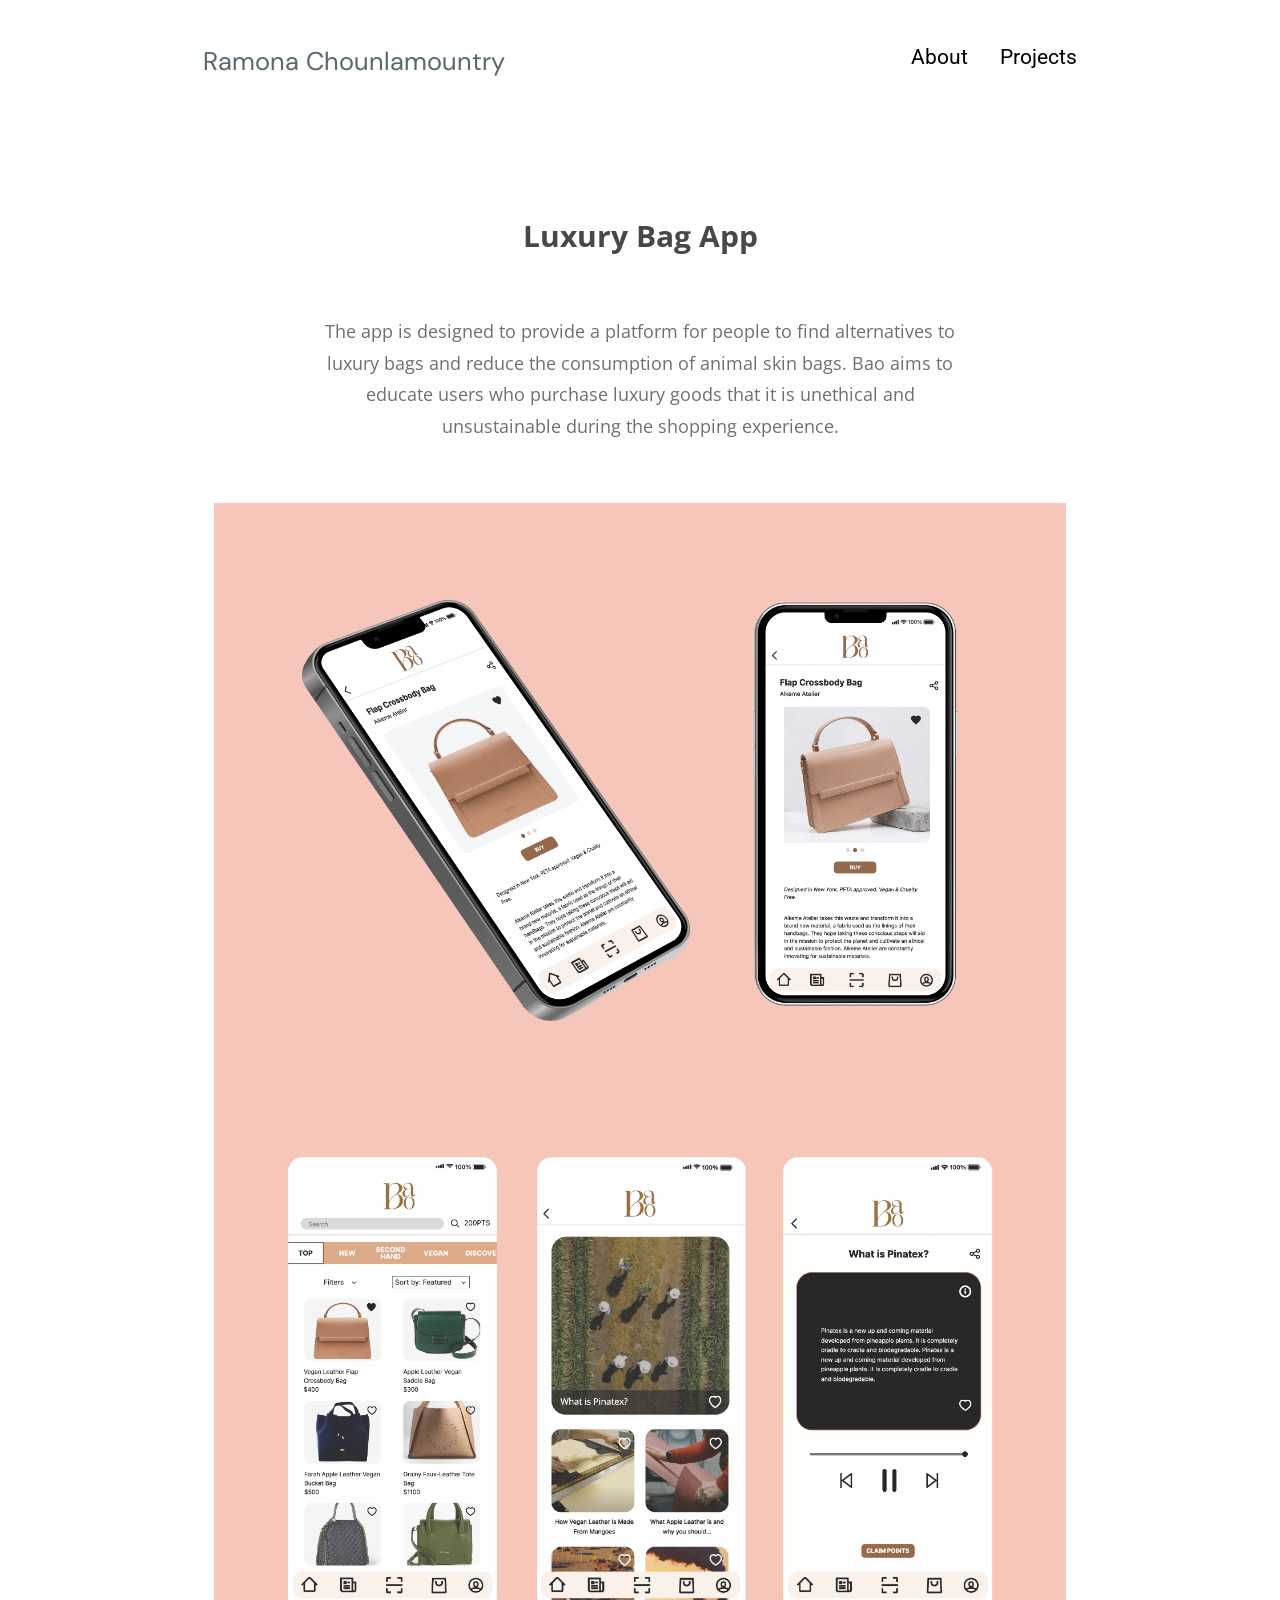
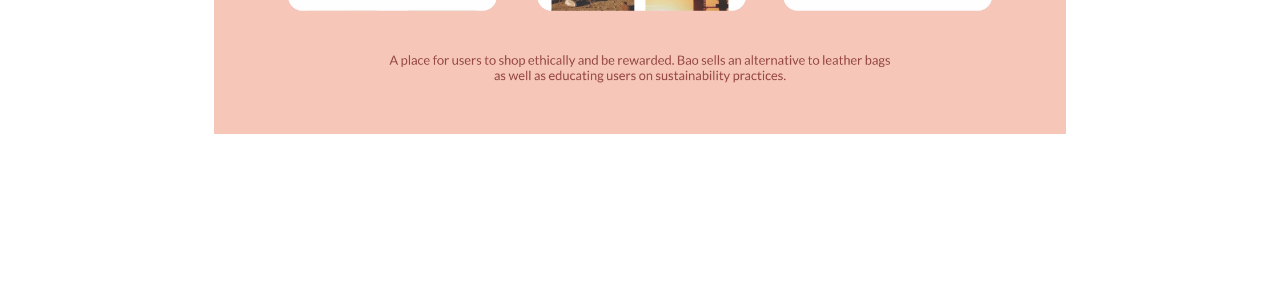
<file: luxury-bag-app.html>
<!DOCTYPE html>
<html>

<head>
    <meta charset="utf-8">
    <meta name="description" content="My portfolio.">
    <meta name="viewport" content="width=device-width">
    <title>Ramona's Portfolio | 2023</title>
    <link rel="shortcut icon" type="image/x-icon" href="favicon.ico">

    <link rel="stylesheet" type="text/css" href="styles.css" />

    <script src="script.js"></script>


</head>

<body>
    <nav id="desktop-nav">
        <div class="logo">Ramona Chounlamountry</div>
        <div>
            <ul class="nav-links">
                <li><a href="about.html">About</a></li>
                <li><a href="index.html">Projects</a></li>


            </ul>
        </div>
    </nav>

    <nav id="hamburger-nav">
        <div class="logo">Ramona Chounlamountry</div>
        <div class="hamburger-menu">
            <input id="menu__toggle" type="checkbox" />
            <label class="menu__btn" for="menu__toggle">
                <span></span>
            </label>

            <ul class="menu__box">
                <li><a class="menu__item" href="about.html">About</a></li>
                <li><a class="menu__item" href="index.html">Projects</a></li>

            </ul>
        </div>
    </nav>

    <div class="head2">
        <h1>Luxury Bag App</h1>
        <p>The app is designed to provide a platform for people to find alternatives to luxury bags and reduce the consumption of animal skin bags. Bao aims to educate users who purchase luxury goods that it is unethical and unsustainable during the shopping experience.</p>
        <img src="images/mockupluxury2.png">
        <img src="images/mockupluxurybutframes.jpg">
    </div>

</body>

</html>
</file>
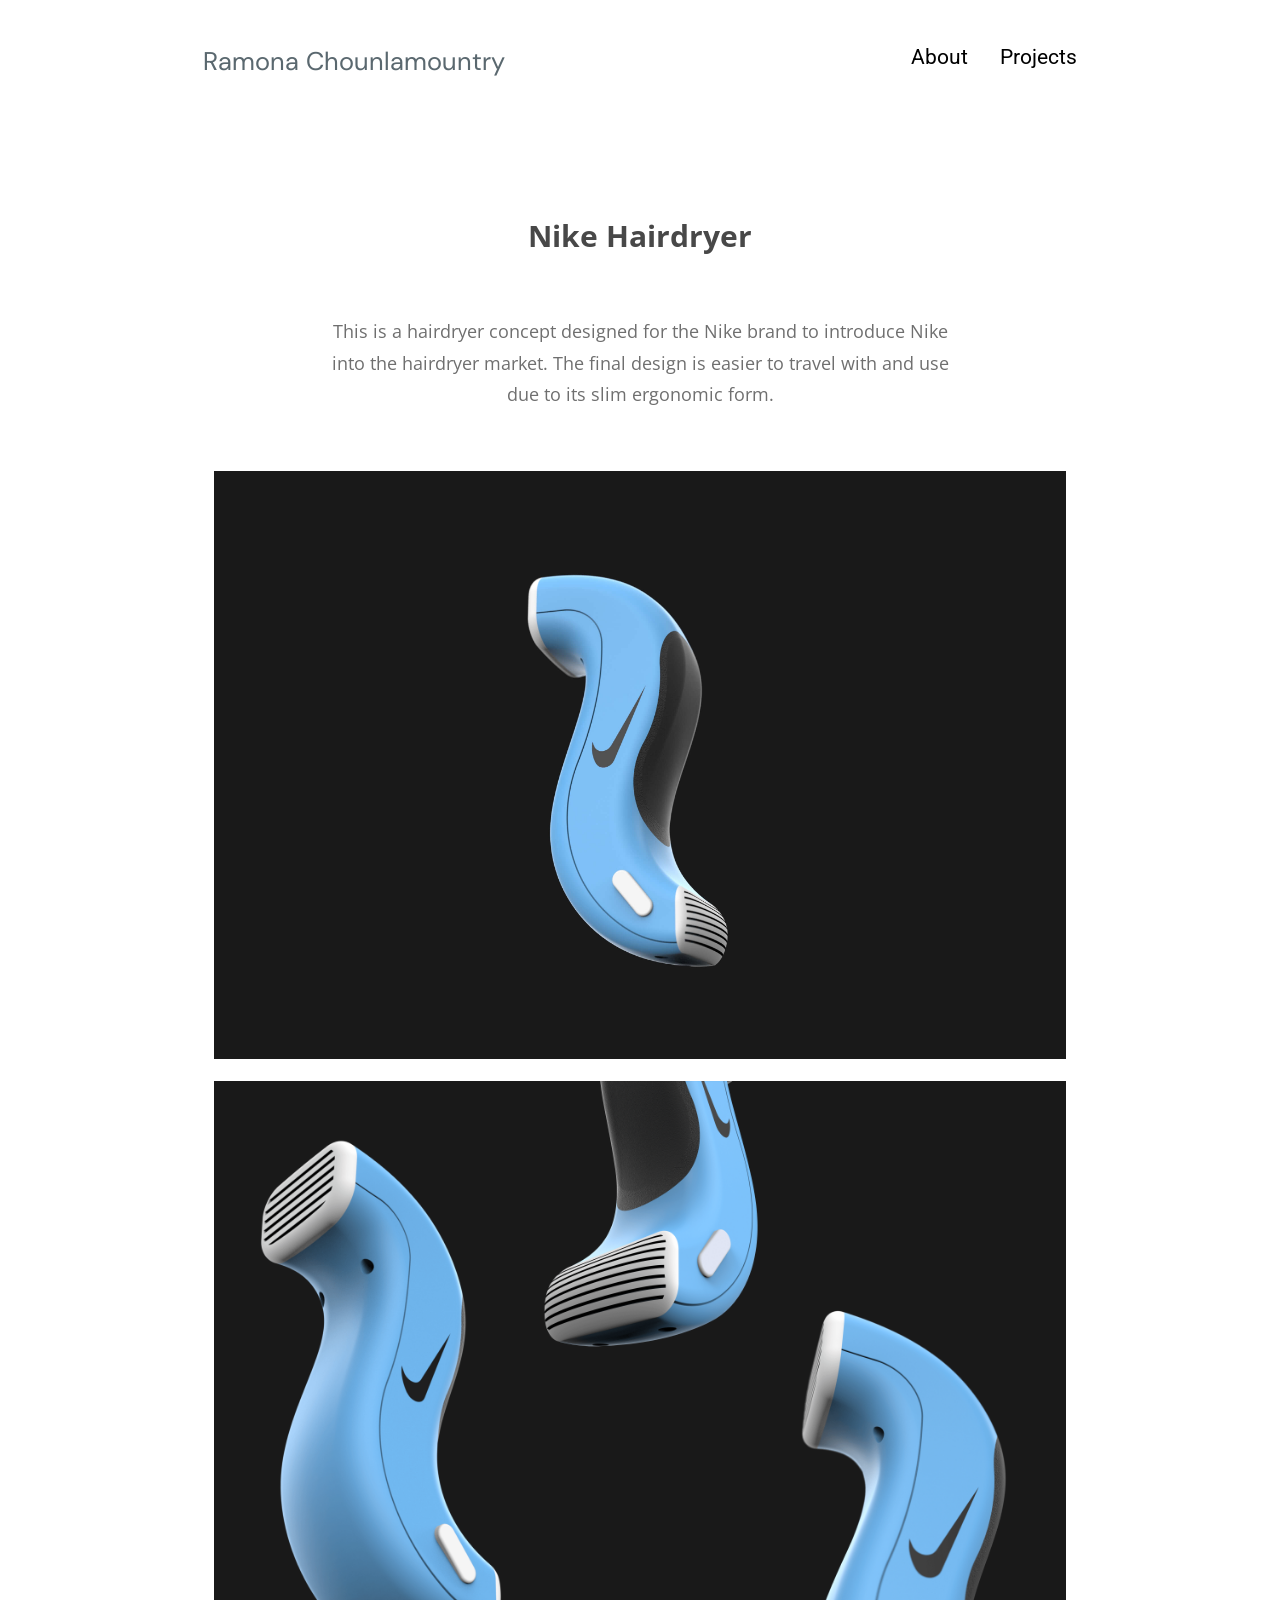
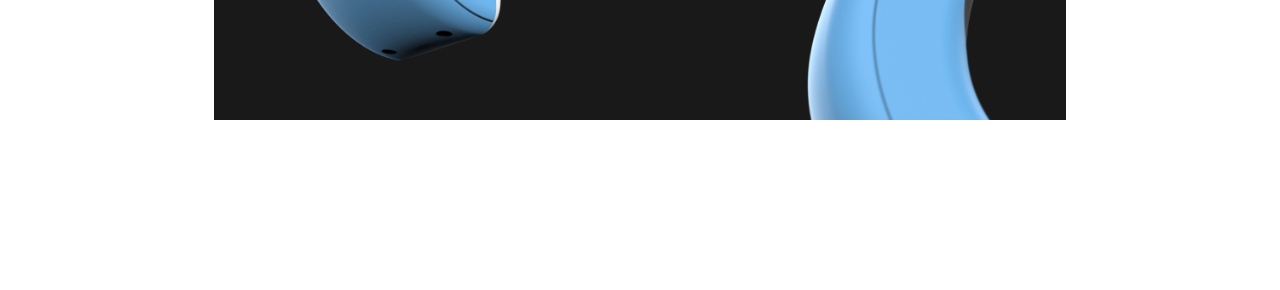
<file: nike-hairdryer.html>
<!DOCTYPE html>
<html>

<head>
    <meta charset="utf-8">
    <meta name="description" content="My portfolio.">
    <meta name="viewport" content="width=device-width">
    <title>Ramona's Portfolio | 2023</title>
    <link rel="shortcut icon" type="image/x-icon" href="favicon.ico">

    <link rel="stylesheet" type="text/css" href="styles.css" />

    <script src="script.js"></script>


</head>

<body>
    <nav id="desktop-nav">
        <div class="logo">Ramona Chounlamountry</div>
        <div>
            <ul class="nav-links">
                <li><a href="about.html">About</a></li>
                <li><a href="index.html">Projects</a></li>


            </ul>
        </div>
    </nav>

    <nav id="hamburger-nav">
        <div class="logo">Ramona Chounlamountry</div>
        <div class="hamburger-menu">
            <input id="menu__toggle" type="checkbox" />
            <label class="menu__btn" for="menu__toggle">
                <span></span>
            </label>

            <ul class="menu__box">
                <li><a class="menu__item" href="about.html">About</a></li>
                <li><a class="menu__item" href="index.html">Projects</a></li>

            </ul>
        </div>
    </nav>

    <div class="head2">
        <h1>Nike Hairdryer</h1>
        <p>This is a hairdryer concept designed for the Nike brand to introduce Nike into the hairdryer market. The final design is easier to travel with and use due to its slim ergonomic form.</p>
        <img src="images/Hairdryer.111.jpg"> <br>
        <img src="images/nikehairdryerfeatures.png">
    </div>

</body>

</html>
</file>
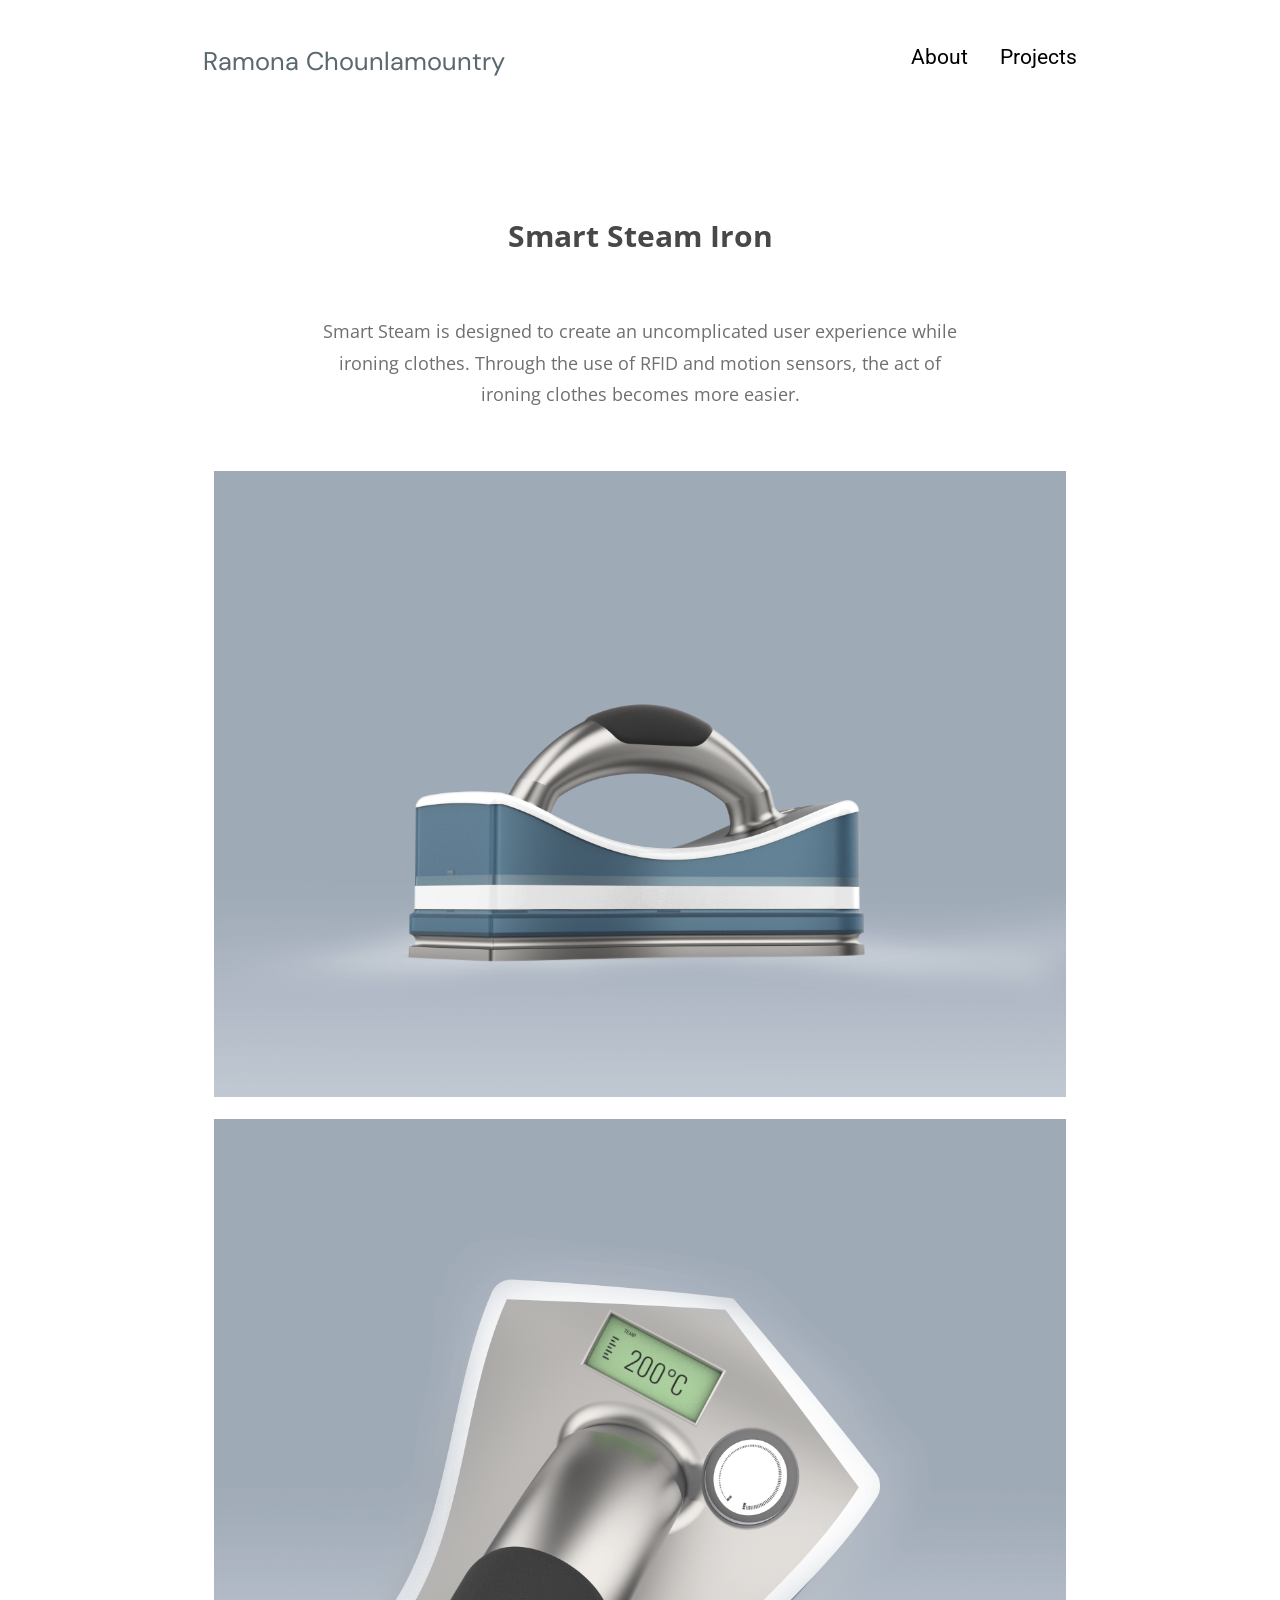
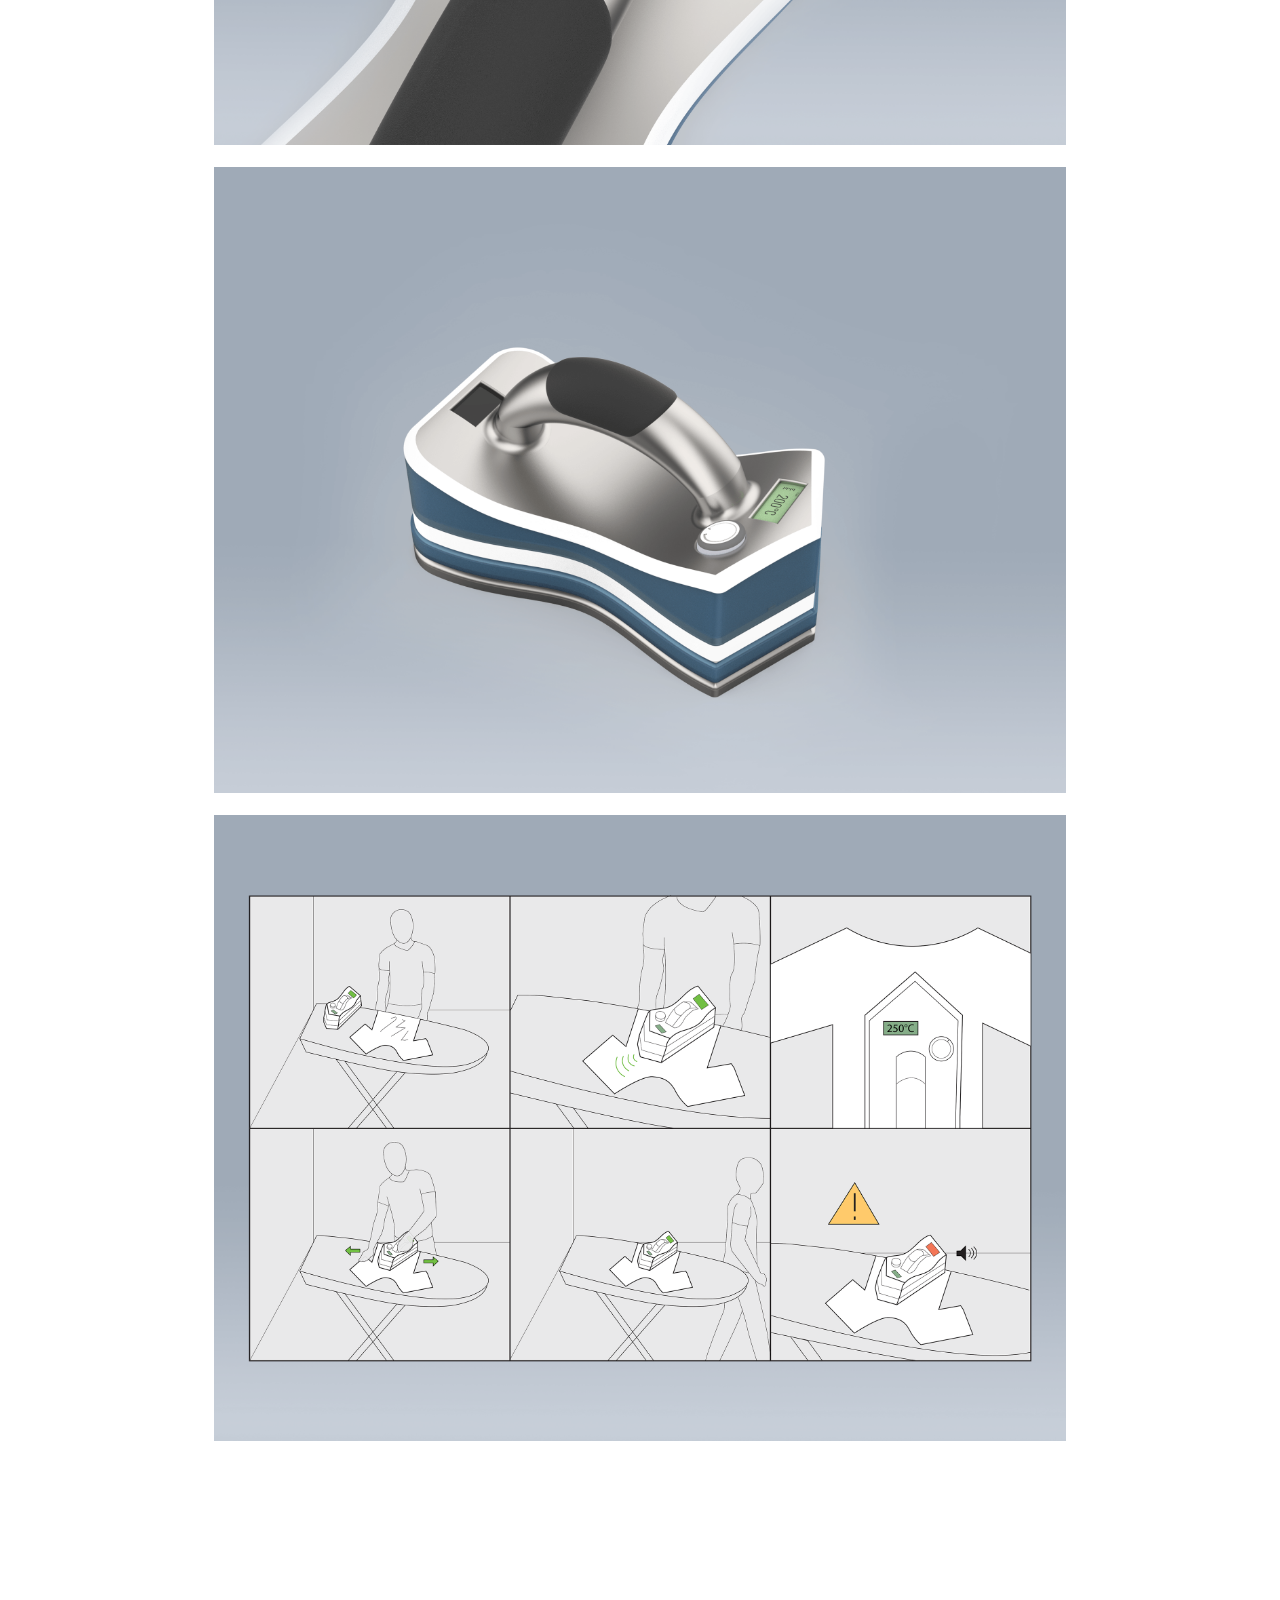
<file: smart-steam-iron.html>
<!DOCTYPE html>
<html>

<head>
    <meta charset="utf-8">
    <meta name="description" content="My portfolio.">
    <meta name="viewport" content="width=device-width">
    <title>Ramona's Portfolio | 2023</title>
    <link rel="shortcut icon" type="image/x-icon" href="favicon.ico">

    <link rel="stylesheet" type="text/css" href="styles.css" />

    <script src="script.js"></script>


</head>

<body>
    <nav id="desktop-nav">
        <div class="logo">Ramona Chounlamountry</div>
        <div>
            <ul class="nav-links">
                <li><a href="about.html">About</a></li>
                <li><a href="index.html">Projects</a></li>


            </ul>
        </div>
    </nav>

    <nav id="hamburger-nav">
        <div class="logo">Ramona Chounlamountry</div>
        <div class="hamburger-menu">
            <input id="menu__toggle" type="checkbox" />
            <label class="menu__btn" for="menu__toggle">
                <span></span>
            </label>

            <ul class="menu__box">
                <li><a class="menu__item" href="about.html">About</a></li>
                <li><a class="menu__item" href="index.html">Projects</a></li>

            </ul>
        </div>
    </nav>

    <div class="head2">
        <h1>Smart Steam Iron</h1>
        <p>Smart Steam is designed to create an uncomplicated user experience while ironing clothes. Through the use of RFID and motion sensors, the act of ironing clothes becomes more easier.</p>
        <img src="images/Smart%20Iron.114.png"><br>
        <img src="images/Smart%20Iron2.png"><br>
        <img src="images/Smart%20Iron3.png"><br>
        <img src="images/Smart%20Iron4.png">
    </div>

</body>

</html>
</file>
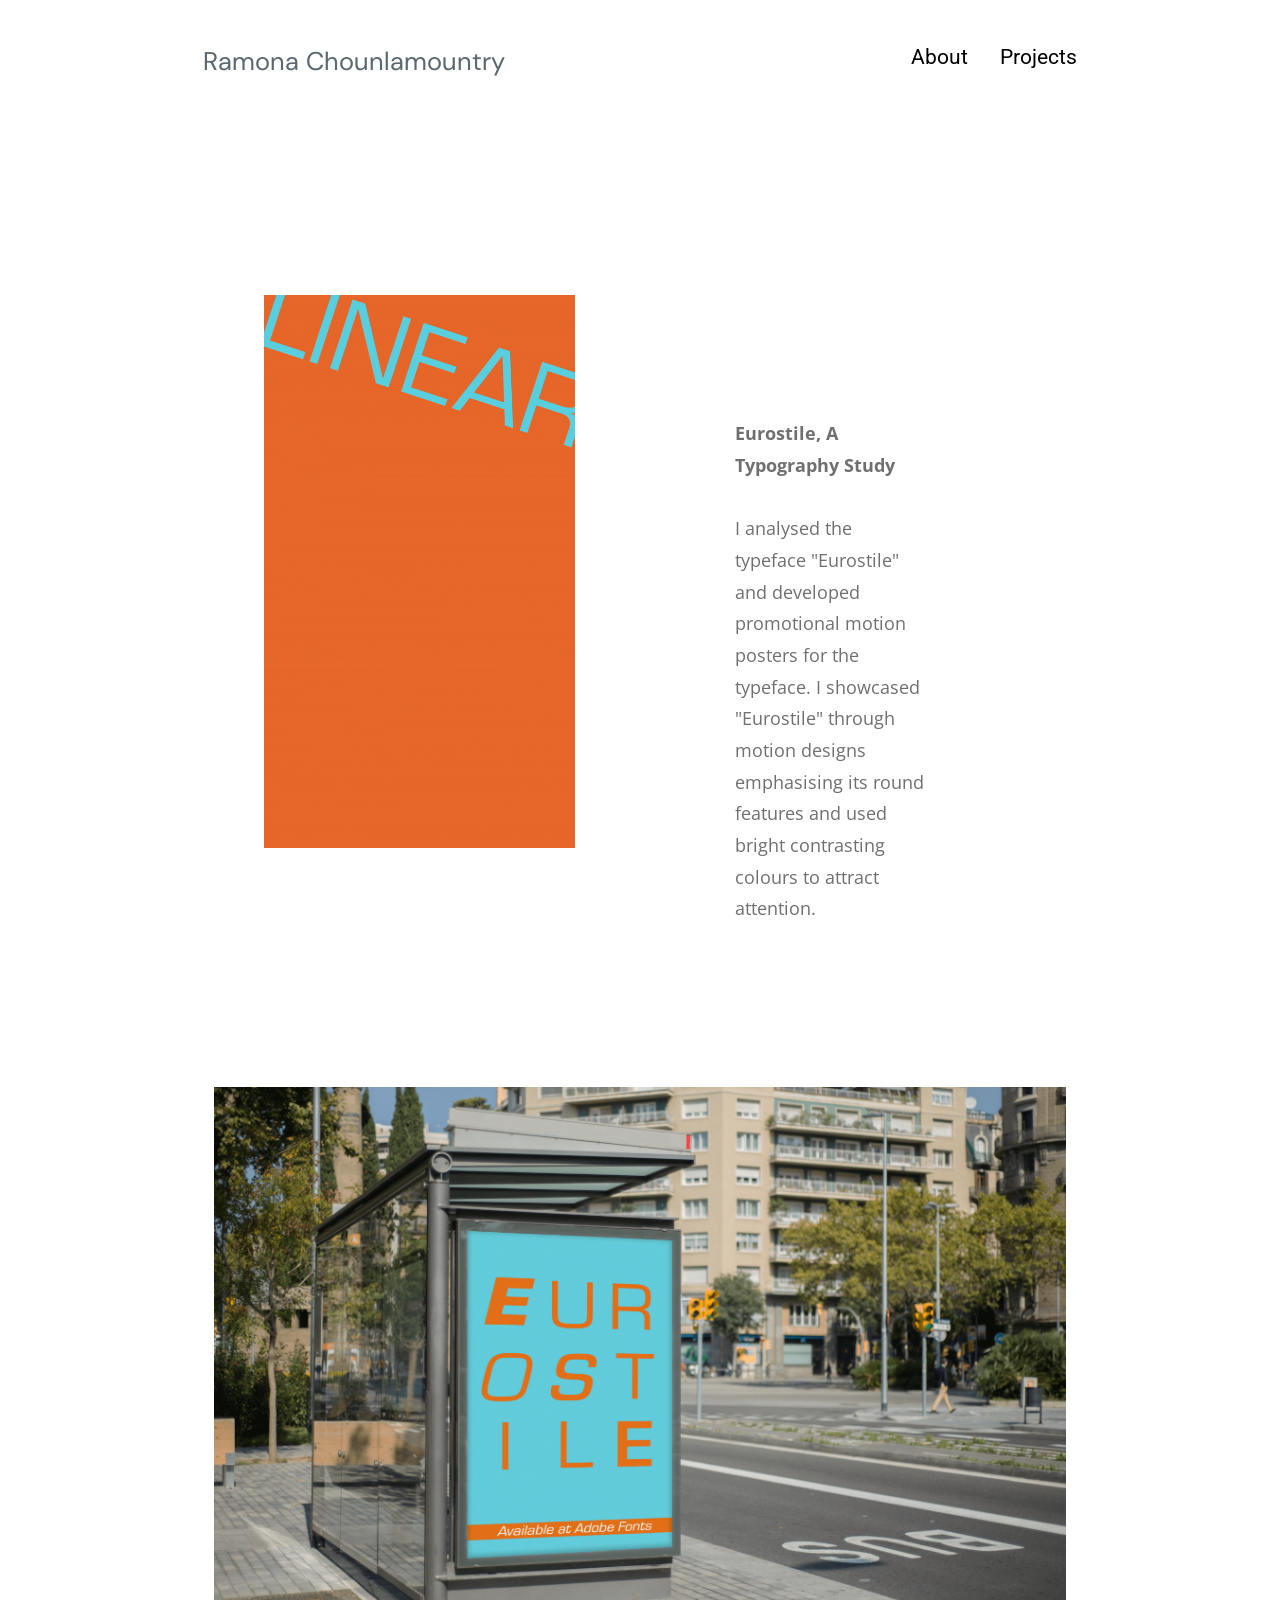
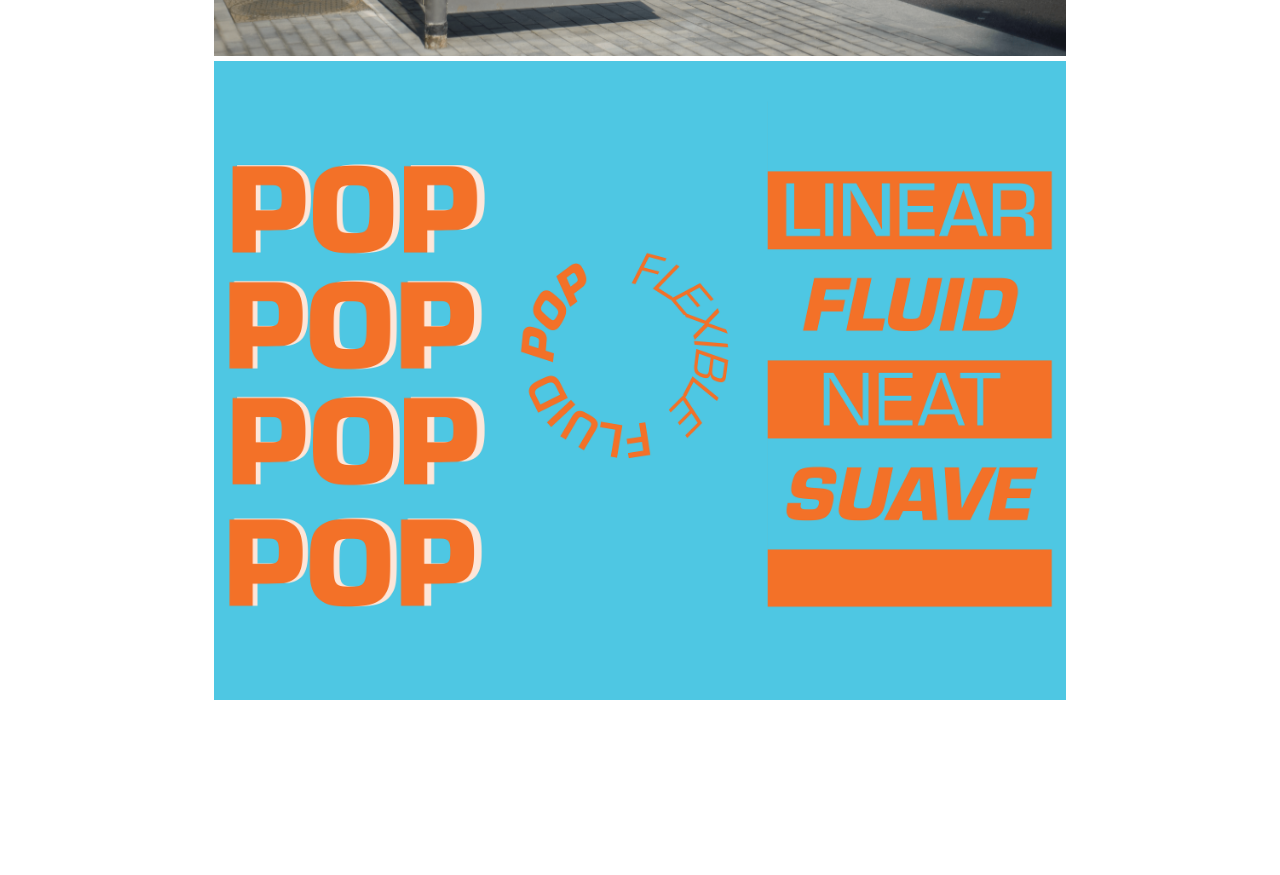
<file: typographystudy-eurostile.html>
<!DOCTYPE html>
<html>

<head>
    <meta charset="utf-8">
    <meta name="description" content="My portfolio.">
    <meta name="viewport" content="width=device-width">
    <title>Ramona's Portfolio | 2023</title>
    <link rel="shortcut icon" type="image/x-icon" href="favicon.ico">

    <link rel="stylesheet" type="text/css" href="styles.css" />

    <script src="script.js"></script>


</head>

<body>
    <nav id="desktop-nav">
        <div class="logo">Ramona Chounlamountry</div>
        <div>
            <ul class="nav-links">
                <li><a href="about.html">About</a></li>
                <li><a href="index.html">Projects</a></li>


            </ul>
        </div>
    </nav>
    <div class="mble2">
        <nav id="hamburger-nav">
            <div class="logo">Ramona Chounlamountry</div>
            <div class="hamburger-menu">
                <input id="menu__toggle" type="checkbox" />
                <label class="menu__btn" for="menu__toggle">
                    <span></span>
                </label>

                <ul class="menu__box">
                    <li><a class="menu__item" href="about.html">About</a></li>
                    <li><a class="menu__item" href="index.html">Projects</a></li>

                </ul>
            </div>
        </nav>
    </div>

    <div class="head2">
        <div class="aboutgrid">
            <div class="about-contained"><img class="firstgif" src="images/Poster1.gif"></div>
            <div class="about-contained">

                <p><b><br><br>Eurostile, A Typography Study</b><br><br>I analysed the typeface "Eurostile" and developed promotional motion posters for the typeface. I showcased "Eurostile" through motion designs emphasising its round features and used bright contrasting colours to attract attention.</p><br>
            </div>
        </div>
        <div class="mble">
            <img src="images/bus2.png"><br>
            <img src="images/eurostile1.png"><br>
        </div>
    </div>

</body>

</html>
</file>
<file: styles.css>
@import url('https://fonts.googleapis.com/css2?family=Open+Sans&display=swap');
@import url('https://fonts.googleapis.com/css2?family=Rokkitt:ital,wght@1,600&display=swap');
@import url('https://fonts.googleapis.com/css2?family=DM+Sans:opsz,wght@9..40,300&display=swap');
@import url('https://fonts.googleapis.com/css2?family=Roboto&display=swap');

/*global reset*/
* {
    padding: 0;
    margin: 0;
    box-sizing: border-box;
}

/*fix up for older browsers to draw the new semantic elements*/

header,
nav,
main,
aside,
article,
section,
footer,
figure,
figcaption {
    display: block;
}


html {

    font-family: Open Sans, sans-serif;
    scroll-behavior: smooth;

}

p {
    color: rgb(85, 85, 85);
}

a,
.btn {
    transition: all 300ms ease;
}

nav,
.nav-links {
    display: flex;
}

nav {
    justify-content: space-around;
    align-items: stretch;

    height: 5vh;
    padding-top: 5vh;
}

.nav-links {
    gap: 2rem;
    list-style: none;
    font-size: 1.3rem;
    font-family: Roboto;

}

a {
    color: black;
    text-decoration: none;
    text-decoration-color: white;
}

.nav-links a:hover {
    color: gray;
    text-decoration: underline;
    text-underline-offset: 0.5rem;
    text-decoration-color: rgb(181, 181, 181);
}

.logo {
    font-size: 1.6rem;
    font-family: DM Sans;
    color: #5a686f;
}

.logo:hover {
    cursor: default;
}

.vd1 {
    max-width: 100%;
}


/* Hamburger Menu */

#hamburger-nav {
    display: none;
}

.hamburger-menu {
    position: relative;
    display: inline-block;
    z-index: 999;
}

.hamburger-icon {
    display: flex;
    flex-direction: column;
    justify-content: space-between;
    height: 24px;
    width: 30px;
    cursor: pointer;

}

.hamburger-icon span {
    width: 100%;
    height: 2px;
    background-color: black;
    transition: all 0.3 ease-in-out;
}

.menu-links {
    position: absolute;
    top: 39px;
    right: 0;

    width: fit-content;
    max-height: 0;
    overflow: hidden;
    transition: all 0.3 ease-in-out;
    background: rgba(230, 249, 253, 0.88);

}

.menu-links a {
    display: block;
    padding: 10px;
    text-align: right;
    font-size: 1.5rem;
    color: rgb(72, 72, 72);
    text-decoration: none;
    transition: all 0.3 ease-in-out;


}

.menu-links li {
    list-style: none;
}

.menu-links.open {
    max-height: 300px;

}

/*----SECTION----*/

.img-wrapper {
    position: relative;
    overflow: hidden;

}

.img-wrapper a {
    color: #f5f5f5;
    font-weight: lighter;
    text-shadow: 2px 2px 2px rgb(72, 72, 72);

}

.img-wrapper img {
    display: block;
    width: 100%;
    aspect-ratio: 3 / 2;
    object-fit: cover;
    object-position: center;
}

.img-wrapper .content {
    position: absolute;
    inset: 0;
    font-size: 1.4rem;
    letter-spacing: 0px;
    padding: 1rem;
    background: rgba(0, 0, 0, 0.50);
    display: flex;
    justify-content: center;
    align-items: center;
    transition: 200ms ease-in-out;
}

.img-wrapper .content.fade {
    opacity: 0;
}

.img-wrapper:hover .content.fade {
    opacity: 1;
}

.grid-container {
    display: grid;
    grid-template-columns: repeat(2, 1fr);
    padding: 80px;
    margin: 0 auto;
    gap: 7px;
    grid-row-gap: 7px;
    align-self: center;
    max-width: 100%;
    background: none;

}


/*Testing*/

#menu__toggle {
    opacity: 0;
}

#menu__toggle:checked + .menu__btn > span {
    transform: rotate(45deg);
}

#menu__toggle:checked + .menu__btn > span::before {
    top: 0;
    transform: rotate(0deg);
}

#menu__toggle:checked + .menu__btn > span::after {
    top: 0;
    transform: rotate(90deg);
}

#menu__toggle:checked ~ .menu__box {
    left: 0 !important;
}

.menu__btn {
    position: absolute;
    top: 14px;
    right: 20px;
    width: 26px;
    height: 26px;
    cursor: pointer;
    z-index: 1;
}

.menu__btn > span,
.menu__btn > span::before,
.menu__btn > span::after {
    display: block;
    position: absolute;
    width: 100%;
    height: 2px;
    background-color: #616161;
    transition-duration: .25s;
}

.menu__btn > span::before {
    content: '';
    top: -8px;
}

.menu__btn > span::after {
    content: '';
    top: 8px;
}

.menu__box {
    display: block;
    position: fixed;
    top: 0;
    left: -100%;
    width: 100%;
    height: 100%;
    margin: 0;
    padding: 130px 0;
    list-style: none;
    background-color: #fcfcfc;
    box-shadow: 2px 2px 6px rgba(0, 0, 0, .4);
    transition-duration: .25s;
    text-align: center;
    position: fixed;


}

.menu__item {
    display: block;
    padding: 12px 24px;
    color: #333;

    font-size: 20px;
    font-weight: 600;
    text-decoration: none;
    transition-duration: .25s;
}

.menu__item:hover {
    /*    background-color: #CFD8DC;*/
}


/*----About Me----*/


.firstgif {
    max-width: 80%;
}

#about {
    background-color: azure;
}

.aboutgrid {
    display: grid;
    grid-template-columns: repeat(2, 1fr);
    height: 100%;
    margin: 0 auto;
    grid-column-gap: 100px;
    max-width: 100%;
    padding: 80px;
    padding-left: 240px;
}


.aboutgrid h1 {

    font-size: 40px;
    color: rgb(72, 72, 72);
    text-align: left;

    line-height: 1.3;
    font-weight: lighter;
    max-width: 700px;

}

.aboutgrid a {

    color: rgb(111, 111, 111);

}


.aboutgrid a:hover {
    color: gray;
    text-decoration: none;
    text-underline-offset: 0.5rem;
    text-decoration-color: rgb(181, 181, 181);
}

.aboutgrid p {
    max-width: 650px;
    font-size: 1.2rem;
    margin: 60px;
    color: rgb(72, 72, 72);
    line-height: 3;
    text-align: left;
}

/*----Project 1----*/
.head2 {
    padding-top: 50px;
    width: 90%;
    display: flex;
    justify-content: center;
    align-items: center;
    flex-direction: column;
    text-align: center;
    margin: 20px auto;
    padding: 150px;

}

.head2 h1 {

    font-size: 30px;
    color: rgb(72, 72, 72);


}

.head2 p {
    max-width: 650px;
    margin: 60px;
    color: rgb(111, 111, 111);
    font-size: 1.1rem;
    line-height: 1.8;

}

.head2 img {
    max-width: 100%;
}





/*---------------------------*/

/*----- MEDIA QUERY - -------*/

/*--- for larger screens----*/

@media only screen and (min-width:1700px) {
    .heading p {
        font-size: 1.1rem;
    }

    .hamburger-menu {
        display: none;
    }

}



/*-------------------------------------*/
/*smaller screens*/

@media screen and (min-width: 1401px) {
    .hamburger-menu {
        display: none;
    }

}

@media screen and (max-width: 1350px) {
    .hamburger-menu {
        display: none;
    }

    .aboutgrid h1 {
        font-size: 2rem;
    }

    .aboutgrid {
        padding: 80px;
        padding-left: 50px;
    }
}

@media screen and (max-width: 1200px) {
    .aboutgrid h1 {
        max-width: 800px;
    }

    .aboutgrid {
        padding: 80px;
        padding-left: 50px;
    }

    #desktop-nav {
        display: none;
    }

    #hamburger-nav {
        display: flex;
    }

    .heading {
        padding-top: 80px;

    }

    .heading h1 {

        font-size: 30px;

    }

    .heading p {
        font-size: 1rem;
    }

    .grid-container {
        max-width: 100%;
        grid-template-columns: repeat(1, 1fr);
        padding: 20px;
        padding-top: 60px;

    }

    .head2 p {
        min-width: 350px;
    }

    .head2 h1 {
        min-width: 350px;
    }

    .head2 img {
        min-width: 400px;
    }

    .hamburger-menu {
        display: flex;
    }

    .heading .inline2 {

        text-align: center;
        padding-bottom: 50px;

    }

}

@media screen and (max-width: 1000px) {
    .heading {
        padding-top: 300px;

    }

    .vd1 {
        max-width: 400px;
    }


    .aboutgrid {
        display: flex;
        flex-direction: column;
        align-items: center;
        justify-self: center;
        overflow: hidden;
        padding: 80px;
        padding-left: 90px;
    }

    .head2 .aboutgrid {
        overflow: visible;
    }

    .mble {
        padding-left: 110px;
    }

    .mble2 {
        padding-left: 90px;
    }

    .aboutgrid h1 {
        font-size: 1.4rem;
        font-weight: normal;
        width: 320px;
    }

    .about-contained p {
        padding-left: 20px;
    }


    .menu__btn {
        position: absolute;
        right: 1px;

    }

    .inline2 {
        display: none;
    }


    .heading p {
        width: 300px;
    }


}
</file>
